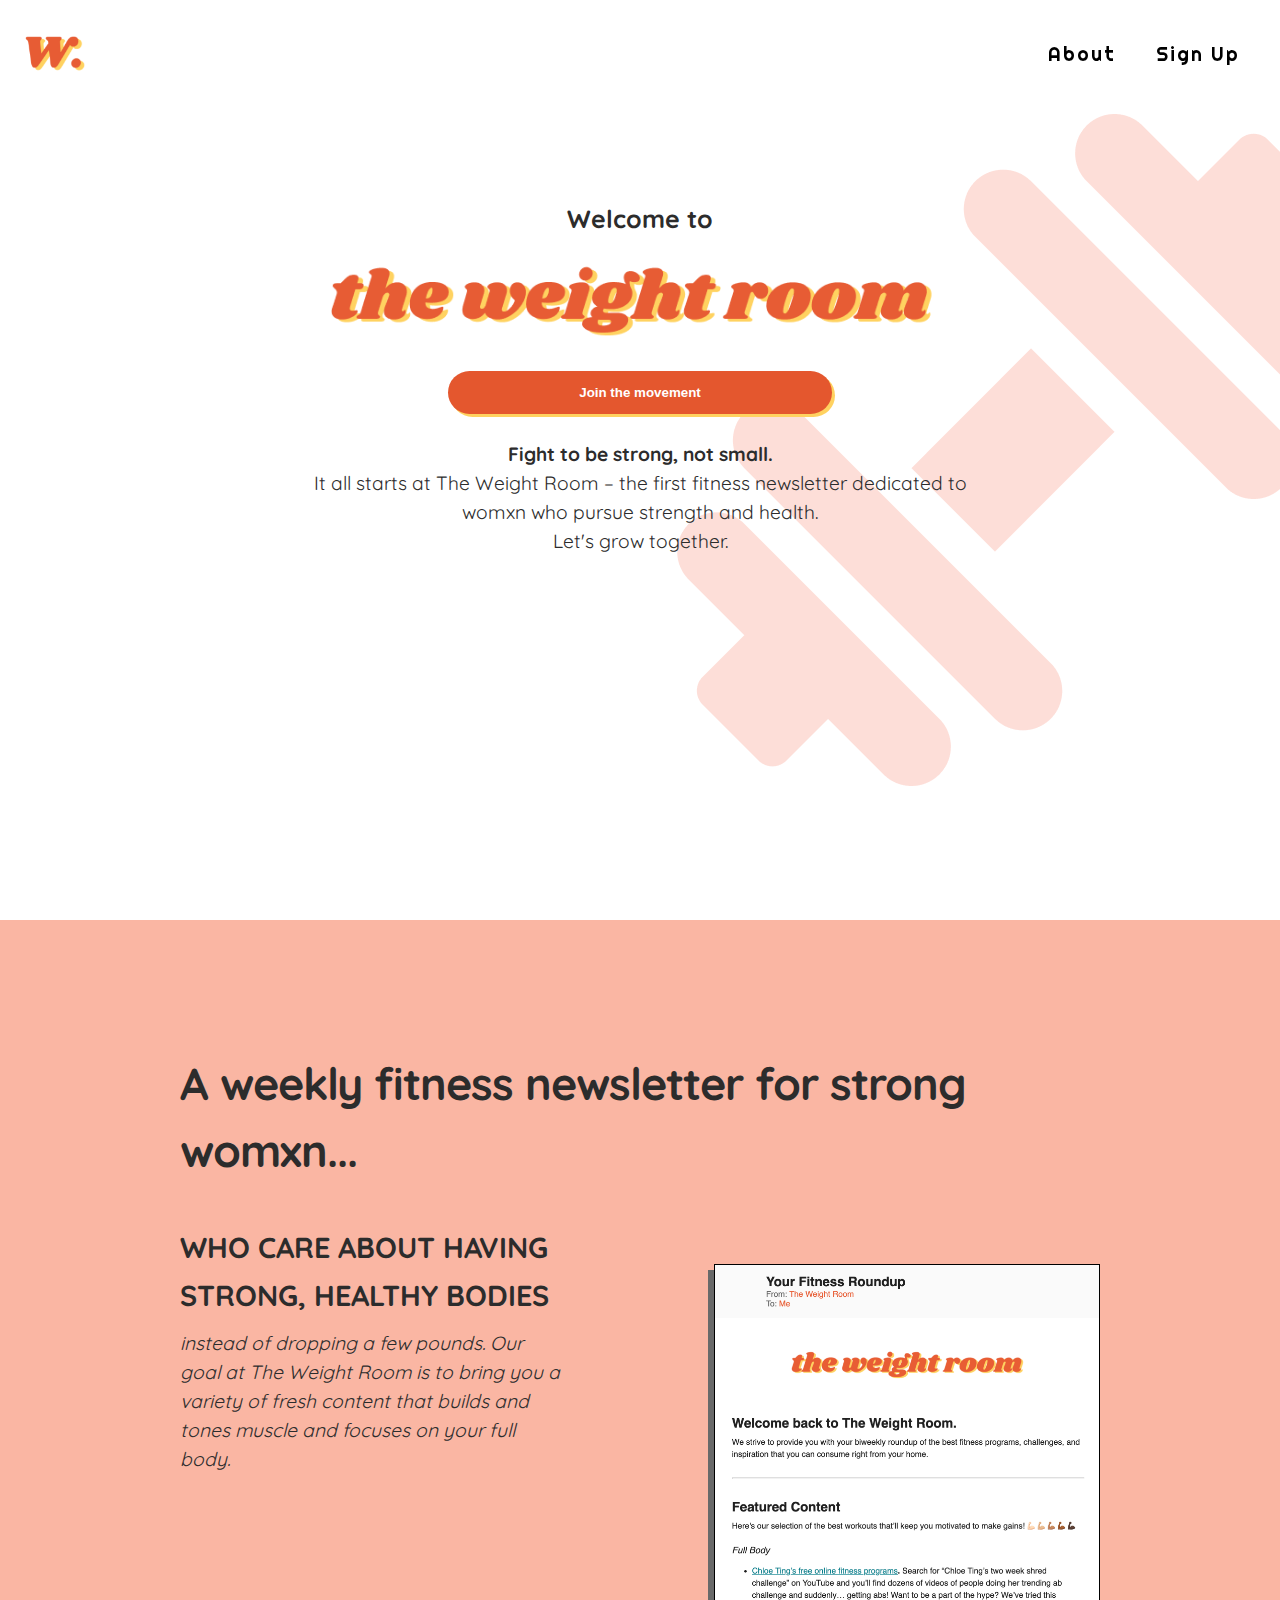
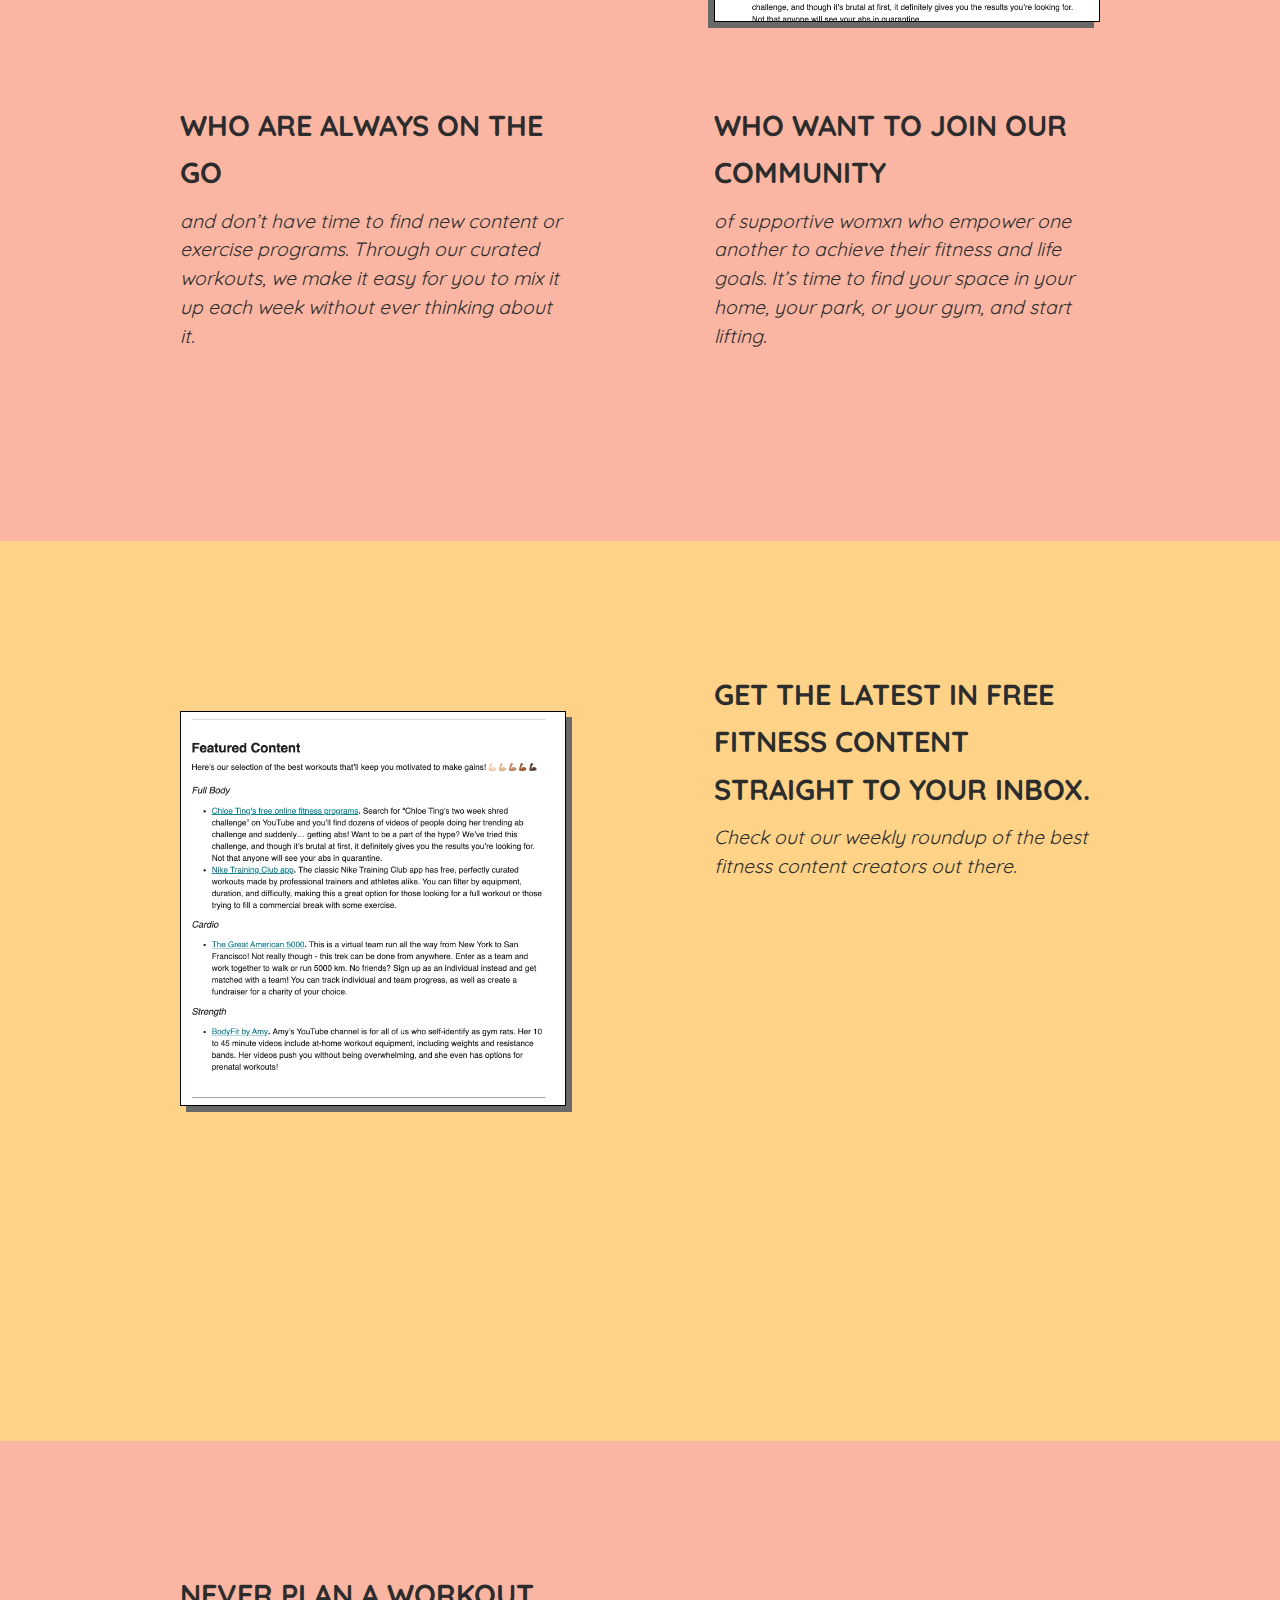
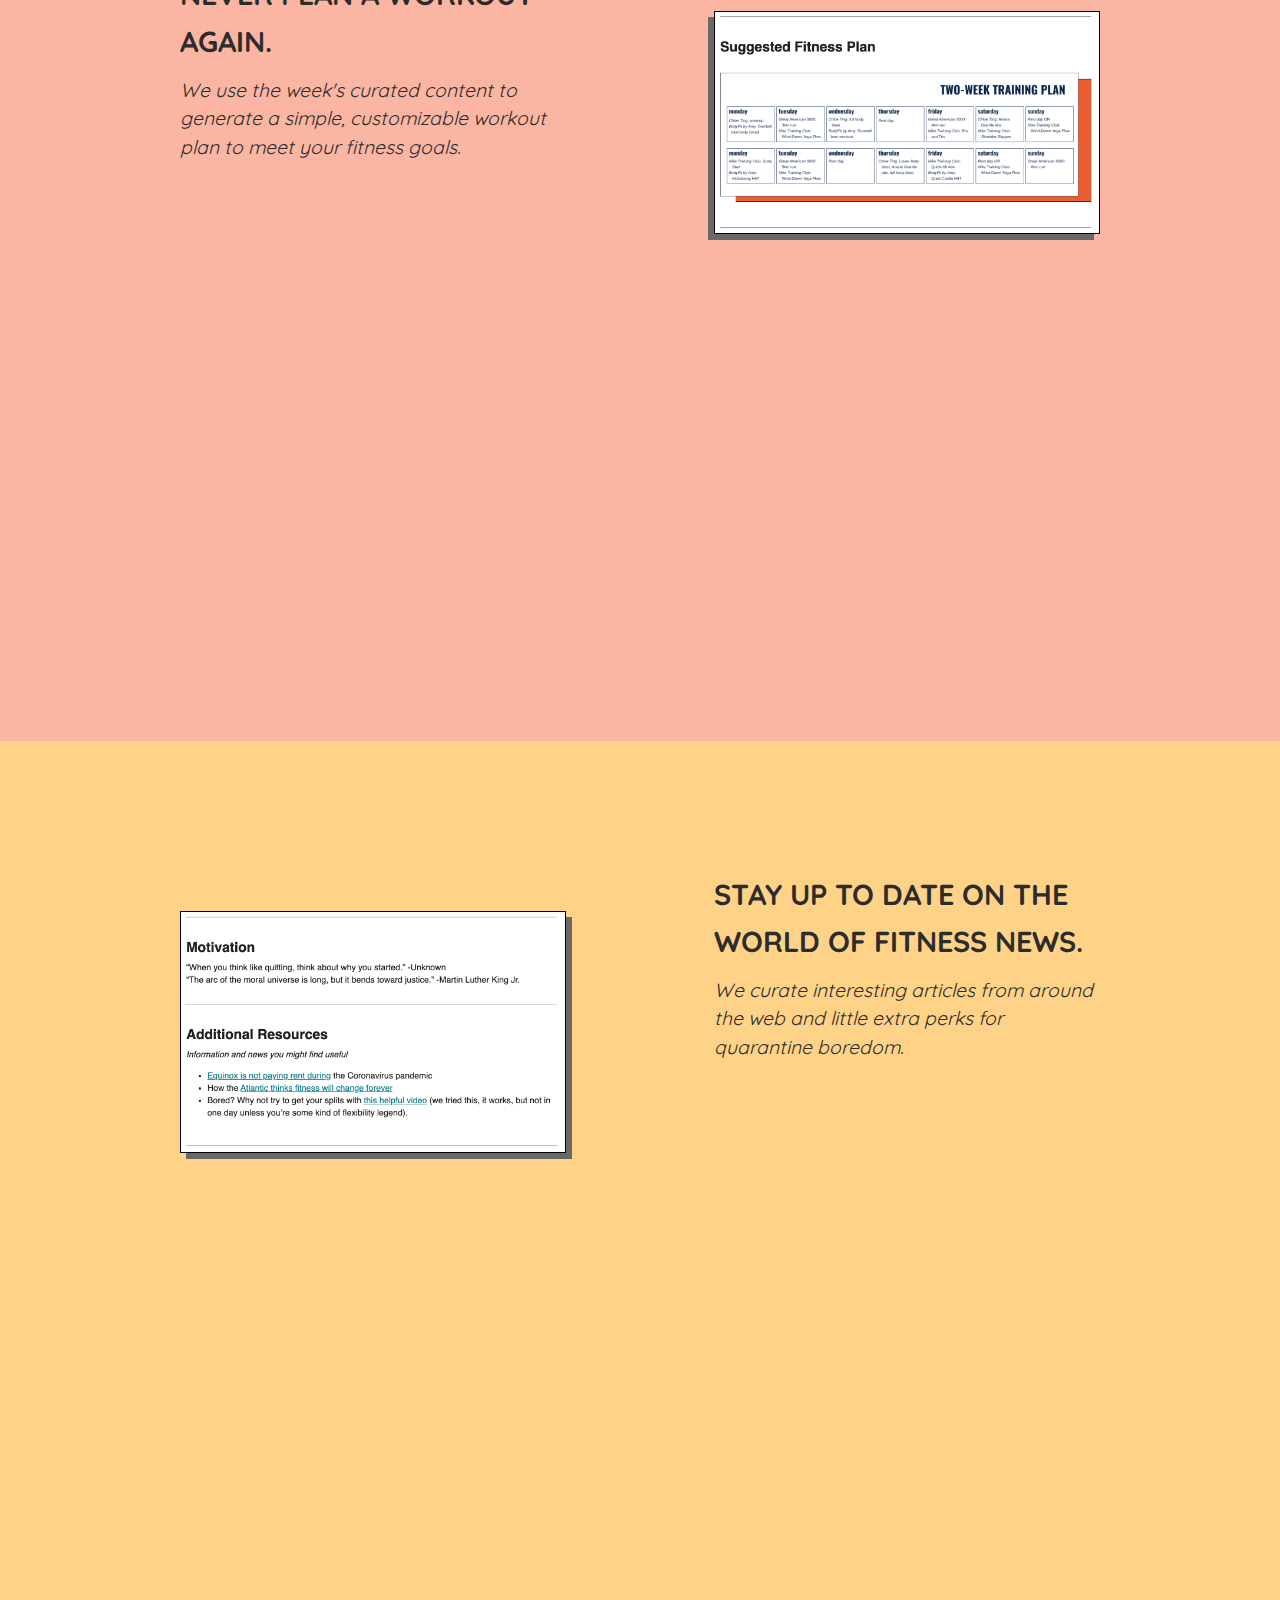
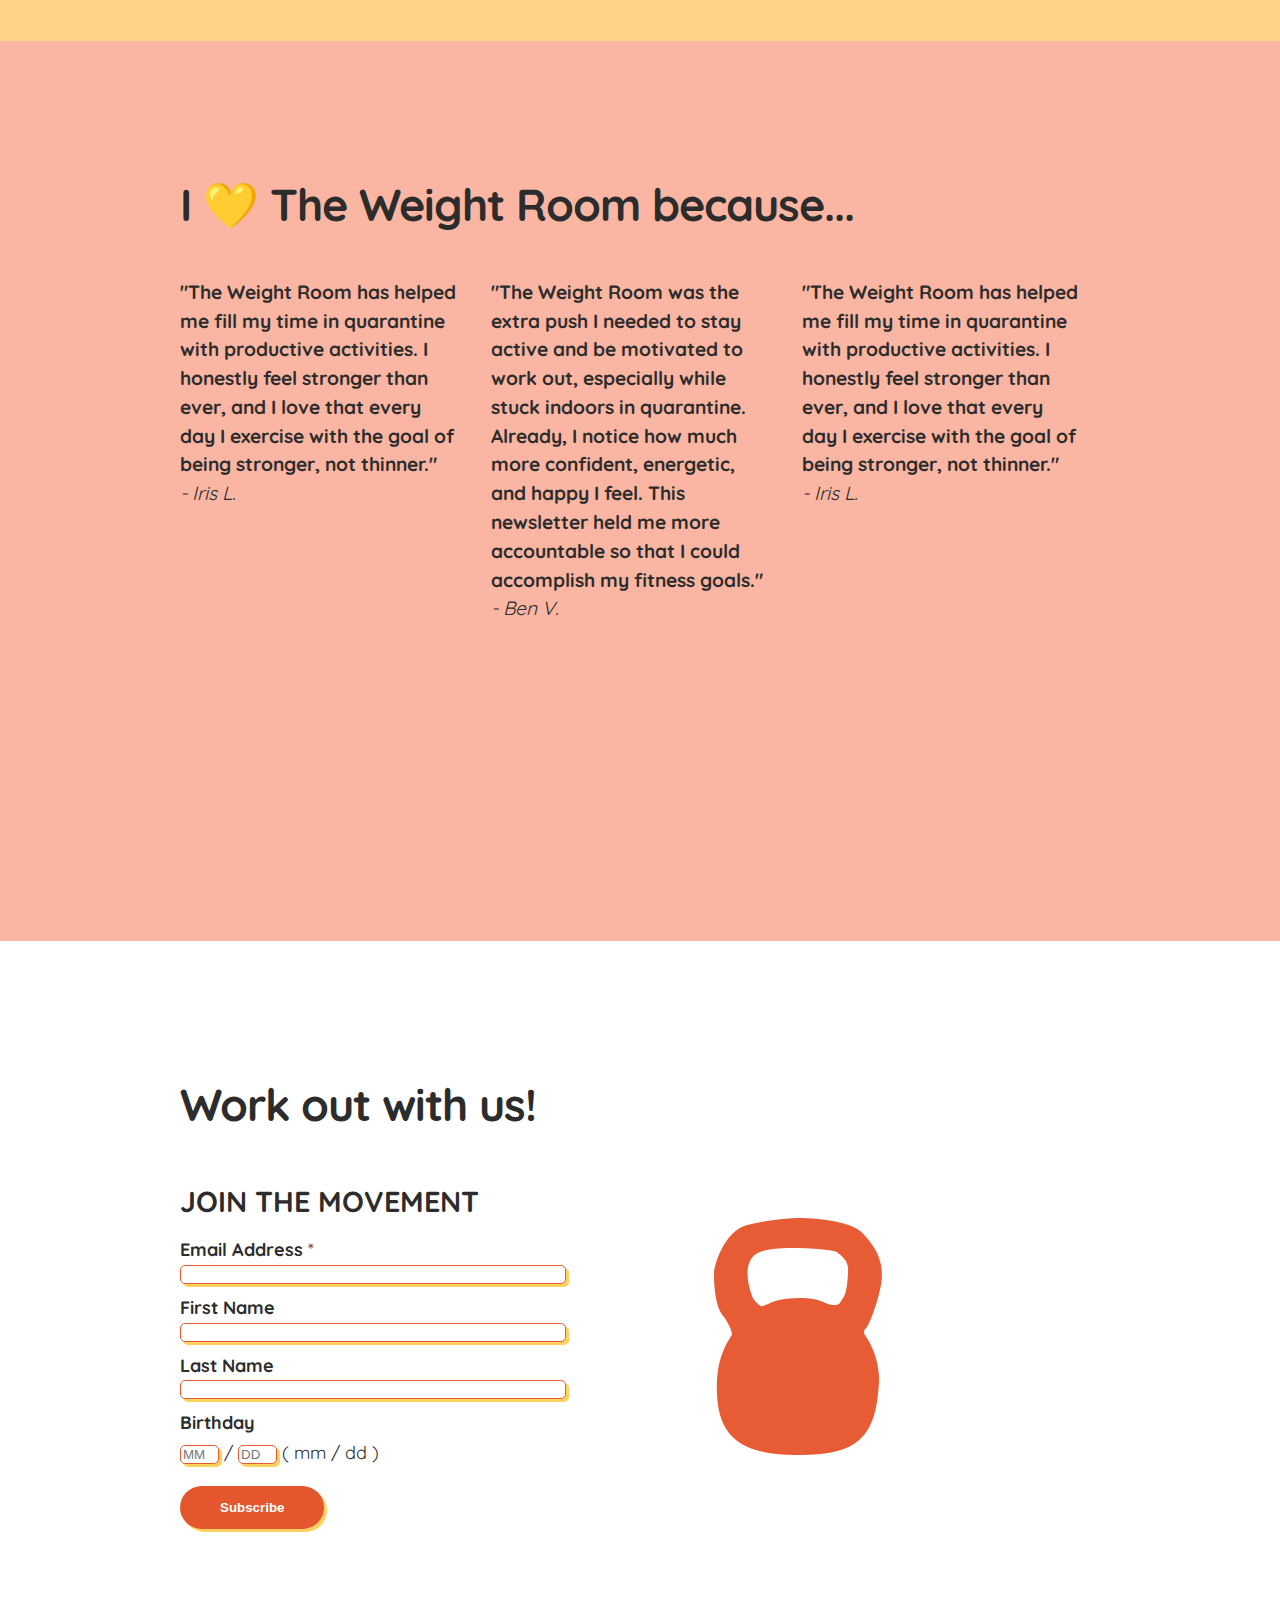
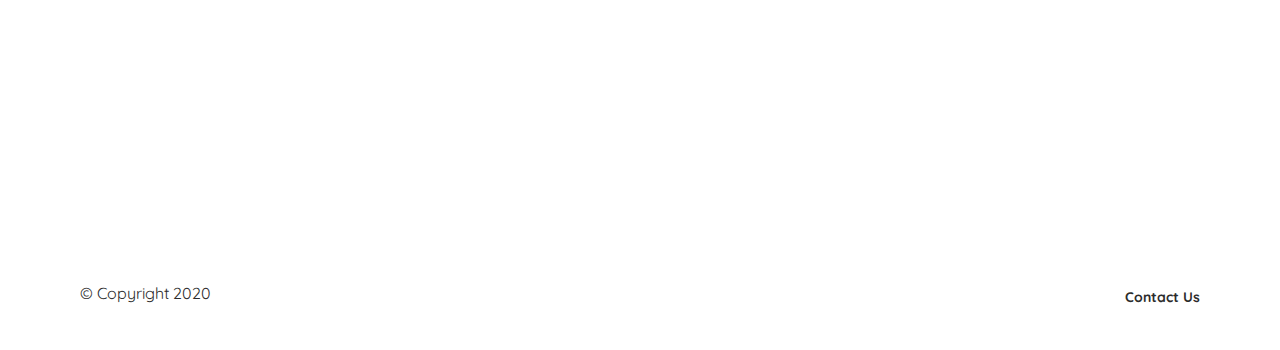
<file: index.html>
<!DOCTYPE html>
<html lang="en" class="no-js">
  <head>
    <meta http-equiv="Content-Type" content="text/html; charset=utf-8" />
    <meta charset="utf-8" />
    <meta name="viewport" content="width=device-width" />
    <meta http-equiv="x-ua-compatible" content="ie=edge" />
    <title>The Weight Room</title>
    <link rel="icon" type="image/png" href="img/Group 2.png" />
    <link rel="stylesheet" href="style.css" media="screen" />
    <link
      href="http://fonts.googleapis.com/css?family=Righteous&subset=latin,latin-ext"
      rel="stylesheet"
      type="text/css"
    />
    <link
      href="http://fonts.googleapis.com/css?family=Quicksand:300,400,700"
      rel="stylesheet"
      type="text/css"
    />

    <script src="scripts/modernizr.js"></script>
  </head>

  <body>
    <div class="site-container">
      <header class="site-header cf">
        <div id="landing" class="site-title">
          <a href="#landing">
            <img id="logo" src="img/Group 2.png" width="80px"
          /></a>

          <ul>
            <li><a href="#about">About</a></li>
            <li><a href="#signup">Sign Up</a></li>
          </ul>
        </div>

        <div id="intro-section">
        <div class="cf"></div>
        <div class="site-tagline">
          <p><b>Welcome to</b><br /><img src="img/Group 3.png" /></p>
          <a href="#signup"
            ><button id="big-join-button" class="signup-button shadow">
              Join the movement
            </button></a
          >
          <p id="intro-text">
            <b>Fight to be strong, not small.</b>
            <br>
            It all starts at The Weight Room – the first fitness newsletter dedicated to womxn who pursue strength and health.
            <br>
            Let's grow together.
          </p>
        </div>
      </div>

<!-- About section -->
      <div id="content">
        <section class="site-content" id="about">
          <div class="page-desc">
            <h1>A weekly fitness newsletter for strong womxn...</h1>
            <div class="row">
              <div class="large-2">
                <h4>
                  <strong>Who care about having strong, healthy bodies</strong>
                </h4>
                <p>
                  <i>instead of dropping a few pounds. Our goal at The Weight
                    Room is to bring you a variety of fresh content that builds
                    and tones muscle and focuses on your full body.</i>
                </p>
              </div>
              <div class="large-2">
                <img class="email-screenshot-right" src="img/emails/email-header.png" alt="" />
              </div>
            </div>
            <div class="row">
              <div class="large-2">
                <h4><strong>Who are always on the go</strong></h4>
                <p>
                  <i
                    >and don’t have time to find new content or exercise
                    programs. Through our curated workouts, we make it easy for
                    you to mix it up each week without ever thinking about
                    it.</i
                  >
                </p>
              </div>
              <div class="large-2">
                <h4><strong>Who want to join our community</strong></h4>
                <p>
                  <i
                    >of supportive womxn who empower one another to achieve
                    their fitness and life goals. It’s time to find your space
                    in your home, your park, or your gym, and start lifting.</i
                  >
                </p>
              </div>
            </div>
          </div>
        </section>

        <section class="site-content" id="fitness-content">
          <div class="page-desc">
            <div class="row">
              <div class="large-2">
                <img class="email-screenshot-left" src="img/emails/fitness-content.png" alt="" />
              </div>
              <div class="large-2">
                <h4>
                  <strong>Get the latest in FREE fitness content straight to your inbox.</strong>
                </h4>
                <p>
                  <i>Check out our weekly roundup of the best fitness content creators out there.</i>
                </p>
              </div>
            </div>
          </div>
        </section>

        <section class="site-content" id="workout-plans-content">
          <div class="page-desc">
            <div class="row">
              <div class="large-2">
                <h4>
                  <strong>Never plan a workout again.</strong>
                </h4>
                <p>
                  <i>We use the week's curated content to generate a simple, customizable workout plan to meet your fitness goals.</i>
                </p>
              </div>
              <div class="large-2">
                <img class="email-screenshot-right" src="img/emails/workout-plan.png" alt="" />
              </div>
            </div>
          </div>
        </section>

        <section class="site-content" id="misc-content">
          <div class="page-desc">
            <div class="row">
              <div class="large-2">
                <img class="email-screenshot-left" src="img/emails/extra-info.png" alt="" />
              </div>
              <div class="large-2">
                <h4>
                  <strong>Stay up to date on the world of fitness news.</strong>
                </h4>
                <p>
                  <i>We curate interesting articles from around the web and little extra perks for quarantine boredom.</i>
                </p>
              </div>
            </div>
          </div>
        </section>
        <section class="site-content" id="testimonials">
          <div class="page-desc">
            <h1>I &#x1F49B; The Weight Room because...</h1>
            <div class="row">
              <div class="large-3">
                <p>
                  <strong>"The Weight Room has helped me fill my time in quarantine with productive activities. I honestly feel stronger than ever, and I love that every day I exercise with the goal of being stronger, not thinner."</strong><br>
                  <i>- Iris L.</i>
                </p>
              </div>
              <div class="large-3">
                <p>
                  <strong>"The Weight Room was the extra push I needed to stay active and be motivated to work out, especially while stuck indoors in quarantine. Already, I notice how much more confident, energetic, and happy I feel. This newsletter held me more accountable so that I could accomplish my fitness goals."</strong><br>
                  <i>- Ben V.</i>
                </p>
              </div>
              <div class="large-3">
                <p>
                  <strong>"The Weight Room has helped me fill my time in quarantine with productive activities. I honestly feel stronger than ever, and I love that every day I exercise with the goal of being stronger, not thinner."</strong><br>
                  <i>- Iris L.</i>
                </p>
              </div>
            </div>
          </div>
        </section>

<!--                    <div class="projects-feed cf">

                <article class="project cf">
                    <a href="portfolio-item.html" title="Craft Tamale">
                        <div class="thumb">
                            <div data-picture data-alt="">
                                <div data-src="img/testimonials/IMG_0771.JPG"></div>
                                <noscript>
                                    <img src="img/testimonials/IMG_0771.JPG" alt="" />
                                </noscript>
                            </div>
                        </div>

                        <div class="project-content-container">
                            <div class="project-content">
                                <div class="table">
                                    <div class="table-cell">
                                        <h2 class="thumbnail-title">Craft Tamale</h2>

                                        <p class="thumbnail-description">- Ben V.</p>
                                    </div>
                                </div>
                            </div>
                        </div>

                        <div class="overlay"></div>
                    </a>
                </article>
                <article class="project cf">
                    <a href="portfolio-item.html" title="IKEA Singapore">
                        <div class="thumb">
                            <div data-picture data-alt="">
                                <div data-src="img/testimonials/IMG_0772.JPG"></div>
                                <noscript>
                                    <img src="img/testimonials/IMG_0772.JPG" alt="" />
                                </noscript>
                            </div>
                        </div>

                        <div class="project-content-container">
                            <div class="project-content">
                                <div class="table">
                                    <div class="table-cell">
                                        <h2 class="thumbnail-title">"I'm huge"</h2>

                                        <p class="thumbnail-description">- Lena R.</p>
                                    </div>
                                </div>
                            </div>
                        </div>

                        <div class="overlay"></div>
                    </a>
                </article>
                <article class="project cf">
                    <a href="portfolio-item.html" title="Comuna">
                        <div class="thumb">
                            <div data-picture data-alt="">
                                <div data-src="img/testimonials/IMG_0773.JPG"></div>
                                <noscript>
                                    <img src="img/testimonials/IMG_0773.JPG" alt="" />
                                </noscript>
                            </div>
                        </div>

                        <div class="project-content-container">
                            <div class="project-content">
                                <div class="table">
                                    <div class="table-cell">
                                        <h2 class="thumbnail-title">Comuna</h2>

                                        <p class="thumbnail-description">- Diane L.</p>
                                    </div>
                                </div>
                            </div>
                        </div>

                        <div class="overlay"></div>
                    </a>
                </article>
            </div> -->

<!-- Sign up section -->
        <section class="site-content" id="signup">
          <div class="page-desc">
            <h1>Work out with us!</h1>
            <div class="row" id="form-row">
              <div class="large-2">
                <!-- Begin Mailchimp Signup Form -->
                <div id="mc_embed_signup">
                  <form
                    action="https://gmail.us4.list-manage.com/subscribe/post?u=80221abcc3637651f9da64e22&amp;id=05a15d54d0"
                    method="post"
                    id="mc-embedded-subscribe-form"
                    name="mc-embedded-subscribe-form"
                    class="validate"
                    target="_blank"
                    novalidate
                  >
                    <div id="mc_embed_signup_scroll">
                      <h4><strong>Join the Movement</strong></h4>
                      <div class="mc-field-group">
                        <label for="mce-EMAIL"
                          ><strong>Email Address</strong>
                          <span class="asterisk">*</span>
                        </label>
                        <input
                          type="email"
                          value=""
                          name="EMAIL"
                          class="required email shadow"
                          id="mce-EMAIL"
                        />
                      </div>
                      <div class="mc-field-group">
                        <label for="mce-FNAME"
                          ><strong>First Name</strong>
                        </label>
                        <input
                          type="text"
                          value=""
                          name="FNAME"
                          class="shadow"
                          id="mce-FNAME"
                        />
                      </div>
                      <div class="mc-field-group">
                        <label for="mce-LNAME"
                          ><strong>Last Name</strong>
                        </label>
                        <input
                          type="text"
                          value=""
                          name="LNAME"
                          class="shadow"
                          id="mce-LNAME"
                        />
                      </div>
                      <div class="mc-field-group size1of2" id="birthday-input">
                        <label for="mce-BIRTHDAY-month"
                          ><strong>Birthday</strong>
                        </label>
                        <div class="datefield">
                          <span class="subfield monthfield"
                            ><input
                              class="birthday shadow"
                              type="text"
                              pattern="[0-9]*"
                              value=""
                              placeholder="MM"
                              size="2"
                              maxlength="2"
                              name="BIRTHDAY[month]"
                              id="mce-BIRTHDAY-month"
                          /></span>
                          /
                          <span class="subfield dayfield"
                            ><input
                              class="birthday shadow"
                              type="text"
                              pattern="[0-9]*"
                              value=""
                              placeholder="DD"
                              size="2"
                              maxlength="2"
                              name="BIRTHDAY[day]"
                              id="mce-BIRTHDAY-day"
                          /></span>
                          <span class="small-meta nowrap">( mm / dd )</span>
                        </div>
                      </div>
                      <div id="mce-responses" class="clear">
                        <div
                          class="response"
                          id="mce-error-response"
                          style="display: none;"
                        ></div>
                        <div
                          class="response"
                          id="mce-success-response"
                          style="display: none;"
                        ></div>
                      </div>
                      <div
                        style="position: absolute; left: -5000px;"
                        aria-hidden="true"
                      >
                        <input
                          type="text"
                          name="b_80221abcc3637651f9da64e22_05a15d54d0"
                          tabindex="-1"
                          value=""
                        />
                      </div>
                      <div class="clear">
                        <input
                          type="submit"
                          value="Subscribe"
                          name="subscribe"
                          id="mc-embedded-subscribe"
                          class="button signup-button shadow"
                        />
                      </div>
                    </div>
                  </form>
                </div>

              </div>
              <div class="large-2">
                <img src="img/Subtract.png" alt="" />
              </div>
            </div>
          </div>
        </section>
      </div>
      <footer class="site-footer cf">
        <p class="footer-text">© Copyright 2020</p>
        <nav class="languages" role="navigation">
          <ul>
            <li class="active">
              <a href="mailto: hello.theweightroom@gmail.com">Contact Us</a>
            </li>
          </ul>
        </nav>
      </footer>
    </div>
    <script src="https://ajax.googleapis.com/ajax/libs/jquery/3.5.1/jquery.min.js"></script>
    <script src="scripts/jquery.fitvids.js"></script>
    <script src="scripts/jquery.imagesloaded.min.js"></script>
    <script src="scripts/main.js"></script>
  </body>
</html>
</file>
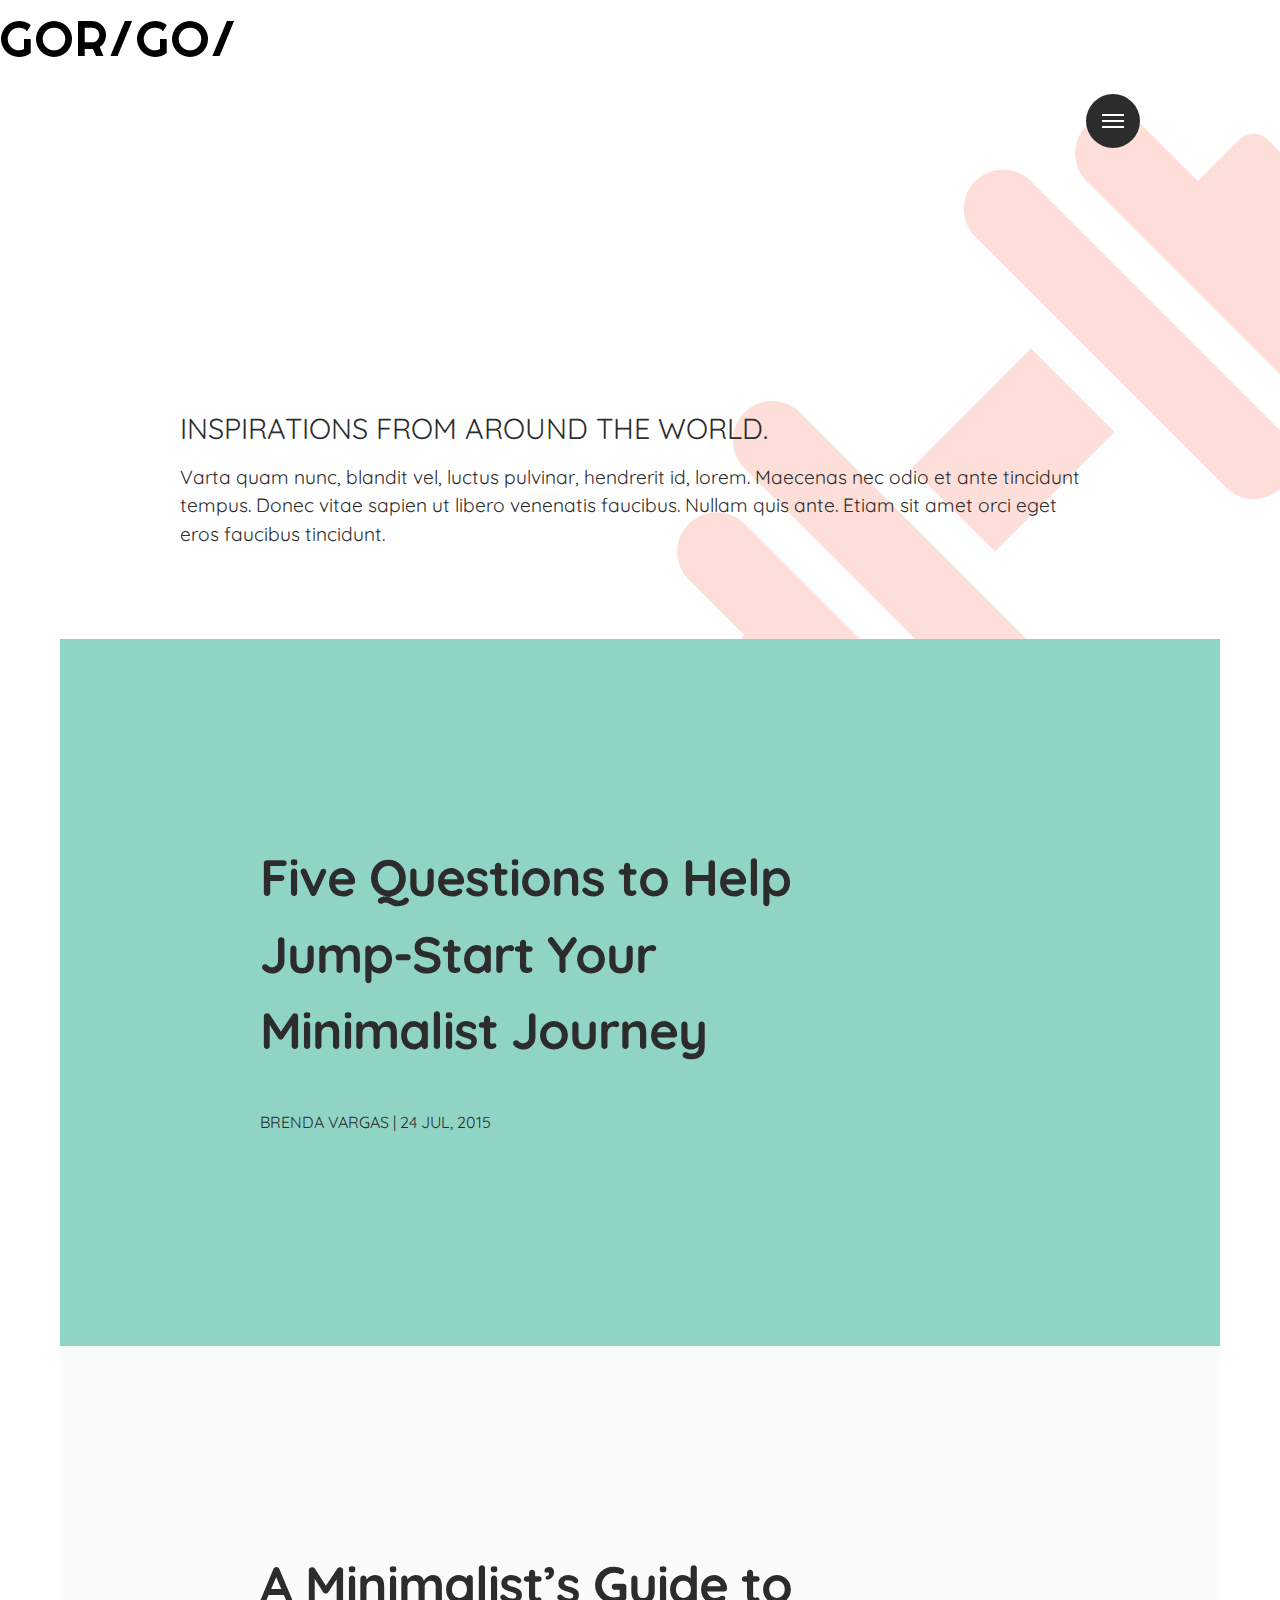
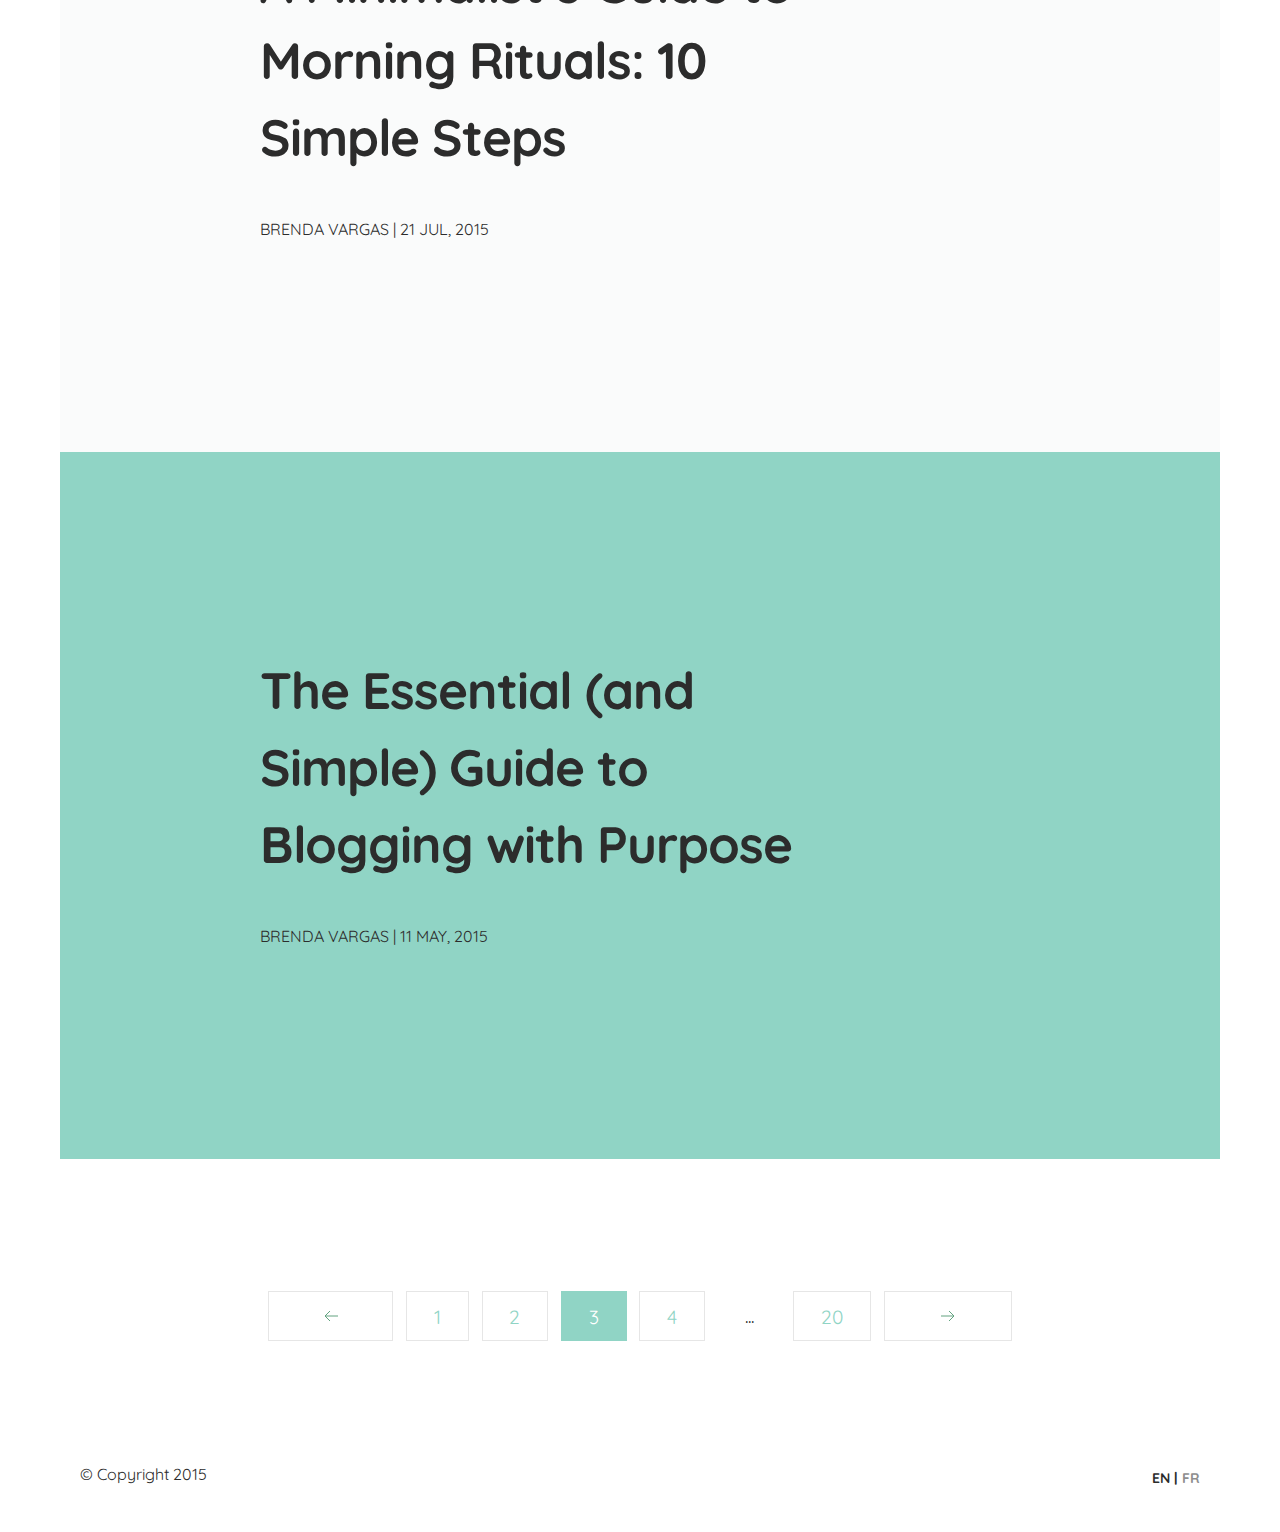
<file: news.html>
<!DOCTYPE html>
<html lang="en" class="no-js">
<head>
<meta http-equiv="Content-Type" content="text/html; charset=utf-8" >
    <meta charset="utf-8" />
    <meta name="viewport" content="width=device-width" />
    <meta http-equiv="x-ua-compatible" content="ie=edge">
    <title>GOR/GO/</title>
 
    <link rel="stylesheet" href="style.css" media="screen" />
   

    <link href='http://fonts.googleapis.com/css?family=Righteous&subset=latin,latin-ext' rel='stylesheet' type='text/css'>
    <link href='http://fonts.googleapis.com/css?family=Quicksand:300,400,700' rel='stylesheet' type='text/css'>

     <script src="scripts/modernizr.js"></script>

</head>

<body>
    
    <a href="#cd-nav" class="cd-nav-trigger">Menu 
        <span class="cd-nav-icon"></span>

        <svg x="0px" y="0px" width="54px" height="54px" viewBox="0 0 54 54">
            <circle fill="transparent" stroke="#90D4C5" stroke-width="2" cx="27" cy="27" r="25" stroke-dasharray="157 157" stroke-dashoffset="157"></circle>
        </svg>
    </a>
        
    <div id="cd-nav" class="cd-nav">
        <div class="cd-navigation-wrapper">
            <div class="cd-half-block">


                <nav>
                    <ul class="cd-primary-nav">
                        <li><a href="index.html" class="selected">Showcase</a></li>
                        <li><a href="news.html">News</a></li>
                        <li><a href="profile.html">Profile</a></li>
                        <li><a href="#">Docs</a></li>
                        <li><a href="#">Contact</a></li>
                    </ul>
                </nav>
            </div><!-- .cd-half-block -->
            
            <div class="cd-half-block">
                <address>
                    <ul class="cd-contact-info">
                        <li><a href="mailto:info@myemail.co">info@myemail.co</a></li>
                        <li>0244-12345678</li>
                    </ul>
                    <ul class="cd-contact-socials">
                        <li><a href="#0">Instagram</a></li>   
                        <li><a href="#0">Behance</a></li>   
                        <li><a href="#0">Dribbble</a></li>    
                    </ul>
                </address>
            </div> <!-- .cd-half-block -->
        </div> <!-- .cd-navigation-wrapper -->
    </div> <!-- .cd-nav -->

    <div class="site-container">

        <header class="site-header cf">
            <div class="site-title"><a href="index.html">GOR/GO/</a></div>

            <div class="cf"></div>

        </header><!-- / .site-header -->

        <section class="site-content">

            <div class="page-desc">
                <h4>Inspirations from around the world.</h4>
                <p>Varta quam nunc, blandit vel, luctus pulvinar, hendrerit id, lorem. Maecenas nec odio et ante tincidunt tempus. Donec vitae sapien ut libero venenatis faucibus. Nullam quis ante. Etiam sit amet orci eget eros faucibus tincidunt.</p>
            </div>
            
            <article class="news">


                <div class="blog_item full grey_bg ">
                    <a class="full_link" href="news-item.html"></a>
                    <div class="abs_bg" style="background-image: url('img/news-3.jpg')"></div>
                    <div class="blog_item_inner">
                        <h1>Five Questions to Help Jump-Start Your Minimalist Journey</h1>
                        <h5 class="date">Brenda Vargas | 24 Jul, 2015</h5>
                    </div>
                </div>
                <div class="blog_item full">
                    <a class="full_link" href="news-item.html"></a>
                    <div class="abs_bg" style="background-image: url('img/news-2.jpg')"></div>
                    <div class="blog_item_inner">
                        <h1>A Minimalist’s Guide to Morning Rituals: 10 Simple Steps</h1>
                        <h5 class="date">Brenda Vargas | 21 Jul, 2015</h5>
                    </div>
                </div>
                <div class="blog_item full grey_bg">
                    <a class="full_link" href="news-item.html"></a>
                    <div class="abs_bg" style="background-image: url('img/news-1.jpg')"></div>
                    <div class="blog_item_inner">
                        <h1>The Essential (and Simple) Guide to Blogging with Purpose</h1>
                        <h5 class="date">Brenda Vargas | 11 May, 2015</h5>
                    </div>
                </div>
       
            </article>
   
        <!--END .site-content-->
        </section>
 
        <nav role="navigation">
            <ul class="cd-pagination animated-buttons custom-icons">
                <li class="button"><a href="#0"><i>Prev</i></a></li>
                <li><a href="#0">1</a></li>
                <li><a href="#0">2</a></li>
                <li><a class="current" href="#0">3</a></li>
                <li><a href="#0">4</a></li>
                <li><span>...</span></li>
                <li><a href="#0">20</a></li>
                <li class="button"><a href="#0"><i>Next</i></a></li>
            </ul>
        </nav> <!-- cd-pagination-wrapper -->
 

         <footer class="site-footer cf">
            <p class="footer-text">© Copyright 2015 </p>
            <nav class="languages" role="navigation">
              <ul>
             
                <li class="active"><a href="#">EN |</a></li>
                <li><a href="#">FR</a></li>
             
              </ul>
            </nav> 
        </footer>


    <!--END .site-container-->
    </div>

    <script src="https://ajax.googleapis.com/ajax/libs/jquery/3.5.1/jquery.min.js"></script>
    <script src="scripts/jquery.fitvids.js"></script>
    <script src="scripts/jquery.imagesloaded.min.js"></script>
    <script src="scripts/main.js"></script>  
 

</body>
</html>
</file>
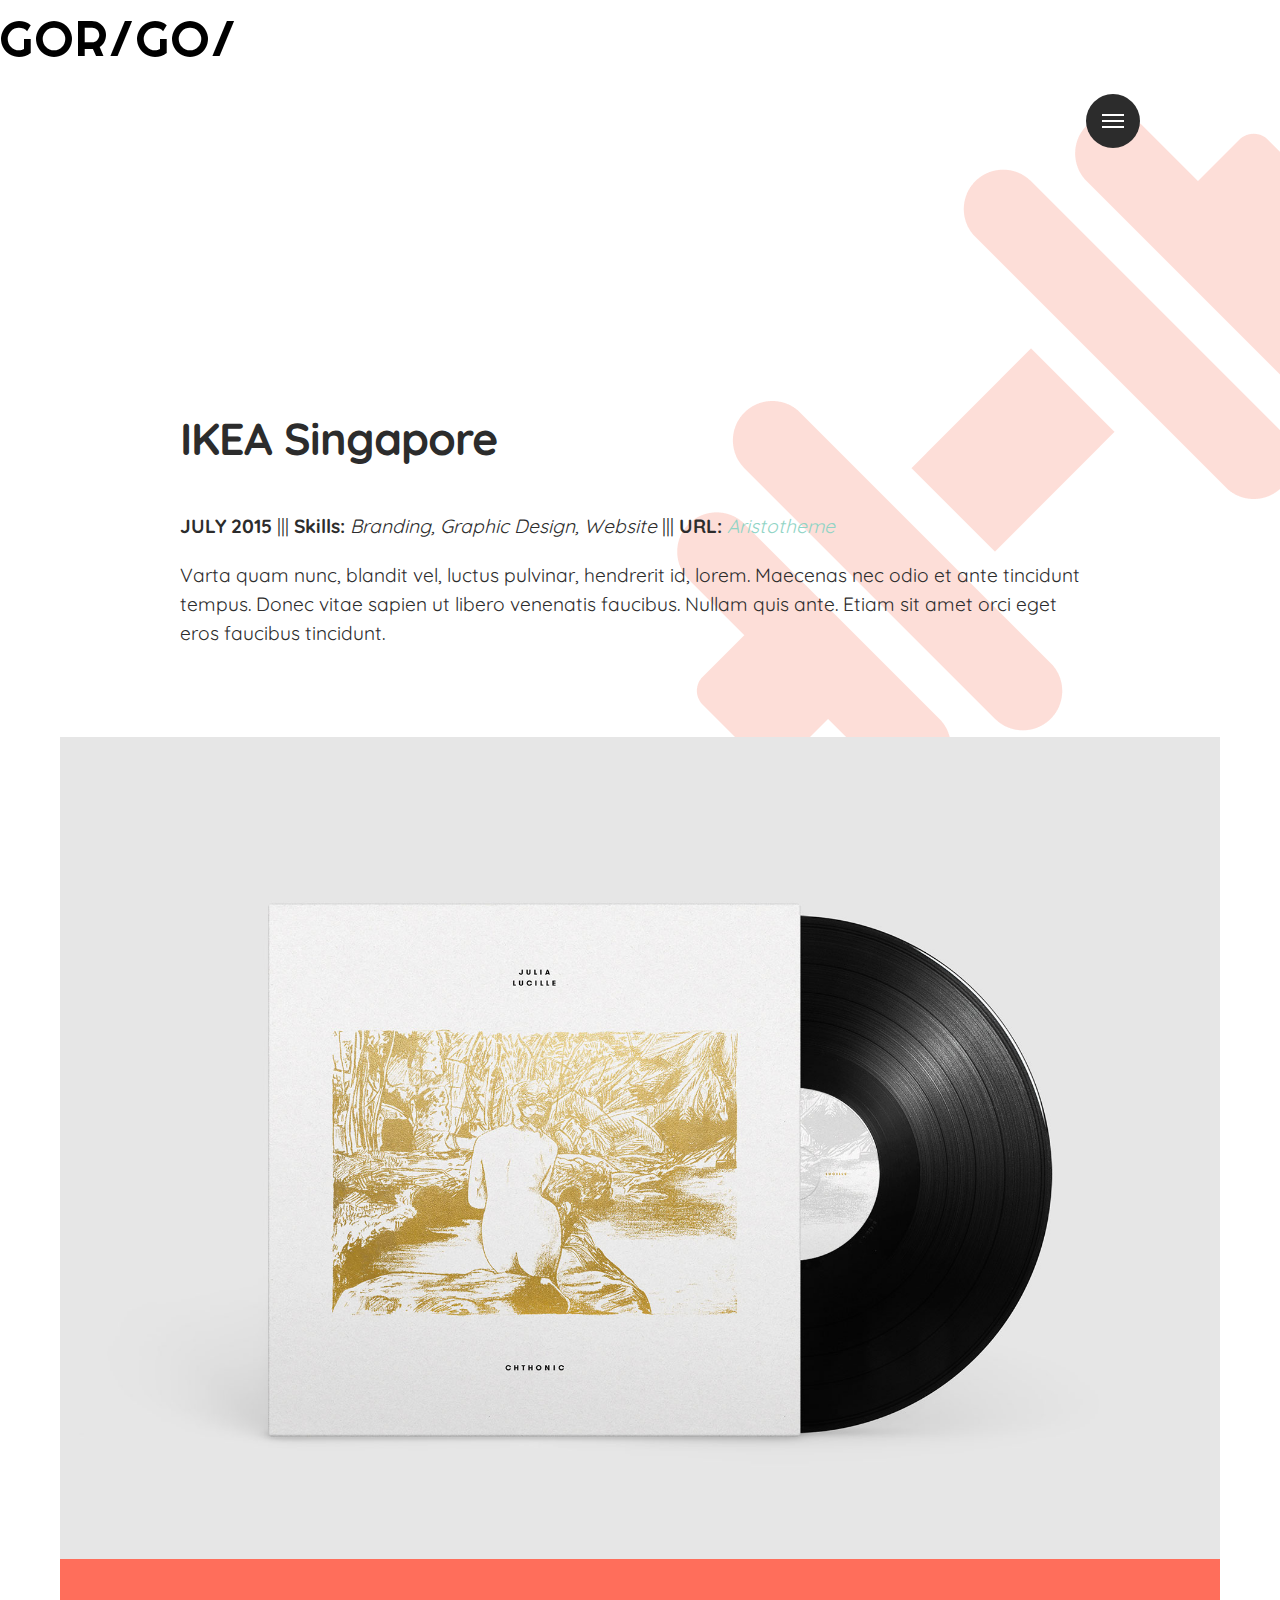
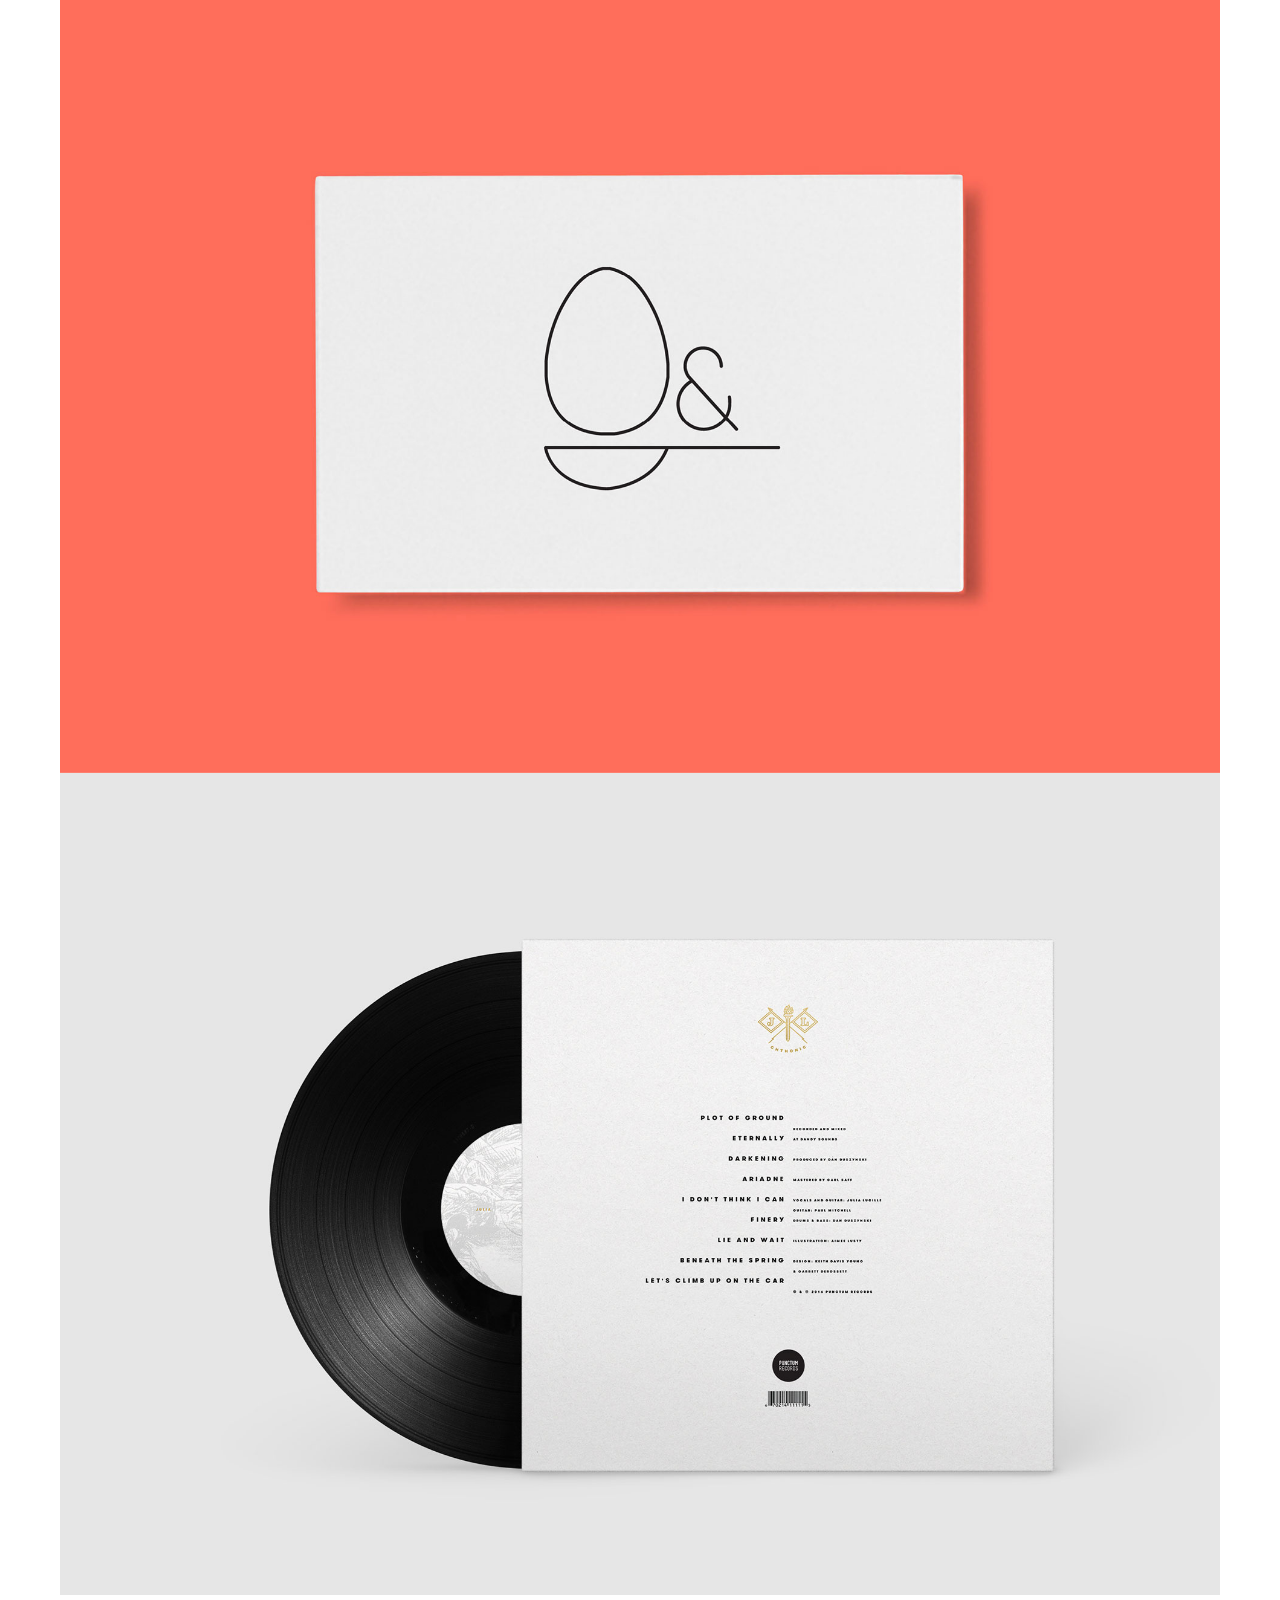
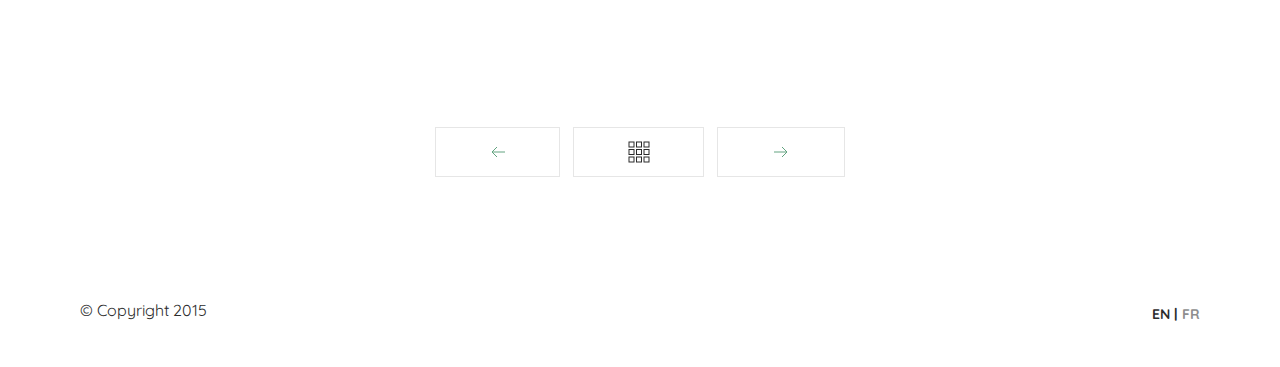
<file: portfolio-item.html>
<!DOCTYPE html>
<html lang="en" class="no-js">
<head>
<meta http-equiv="Content-Type" content="text/html; charset=utf-8" >
    <meta charset="utf-8" />
    <meta name="viewport" content="width=device-width" />
    <meta http-equiv="x-ua-compatible" content="ie=edge">
    <title>GOR/GO/</title>
 
    <link rel="stylesheet" href="style.css" media="screen" />
   

    <link href='http://fonts.googleapis.com/css?family=Righteous&subset=latin,latin-ext' rel='stylesheet' type='text/css'>
    <link href='http://fonts.googleapis.com/css?family=Quicksand:300,400,700' rel='stylesheet' type='text/css'>

     <script src="scripts/modernizr.js"></script>

</head>

<body>
    
    <a href="#cd-nav" class="cd-nav-trigger">Menu 
        <span class="cd-nav-icon"></span>

        <svg x="0px" y="0px" width="54px" height="54px" viewBox="0 0 54 54">
            <circle fill="transparent" stroke="#90D4C5" stroke-width="2" cx="27" cy="27" r="25" stroke-dasharray="157 157" stroke-dashoffset="157"></circle>
        </svg>
    </a>
        
    <div id="cd-nav" class="cd-nav">
        <div class="cd-navigation-wrapper">
            <div class="cd-half-block">


                <nav>
                    <ul class="cd-primary-nav">
                        <li><a href="index.html" class="selected">Showcase</a></li>
                        <li><a href="news.html">News</a></li>
                        <li><a href="profile.html">Profile</a></li>
                        <li><a href="#">Docs</a></li>
                        <li><a href="#">Contact</a></li>
                    </ul>
                </nav>
            </div><!-- .cd-half-block -->
            
            <div class="cd-half-block">
                <address>
                    <ul class="cd-contact-info">
                        <li><a href="mailto:info@myemail.co">info@myemail.co</a></li>
                        <li>0244-12345678</li>
                    </ul>
                    <ul class="cd-contact-socials">
                        <li><a href="#0">Instagram</a></li>   
                        <li><a href="#0">Behance</a></li>   
                        <li><a href="#0">Dribbble</a></li>    
                    </ul>
                </address>
            </div> <!-- .cd-half-block -->
        </div> <!-- .cd-navigation-wrapper -->
    </div> <!-- .cd-nav -->

    <div class="site-container">

        <header class="site-header cf">
            <div class="site-title"><a href="index.html">GOR/GO/</a></div>
            <div class="cf"></div>
        </header><!-- / .site-header -->

        <section class="site-content">

            <div class="page-desc">
                 <h1>IKEA Singapore</h1>
                <p><strong> JULY 2015</strong> ||| <strong>Skills:</strong> <i>Branding, Graphic Design, Website</i> ||| <strong>URL:</strong> <a href="#0"><i>Aristotheme</i></a></p>
                <p>Varta quam nunc, blandit vel, luctus pulvinar, hendrerit id, lorem. Maecenas nec odio et ante tincidunt tempus. Donec vitae sapien ut libero venenatis faucibus. Nullam quis ante. Etiam sit amet orci eget eros faucibus tincidunt. </p>
            </div>
            
            <article class="project">

                <div class="project-assets">
                    <div class="image">
                        <div data-picture>
                            <div data-src="img/item-1.jpg"></div>
                            <div data-src="img/item-1.jpg" data-media="(-webkit-min-device-pixel-ratio: 2),(min--moz-device-pixel-ratio: 2),(-o-min-device-pixel-ratio: 2/1),(min-device-pixel-ratio: 2),(min-resolution: 192dpi),(min-resolution: 2dppx)"></div>
                            <!--[if (lt IE 9) & (!IEMobile)]>
                                <div data-src="img/item-1.jpg"></div>
                            <![endif]-->
                            <noscript>
                                <img src="img/item-1.jpg" alt="" />
                            </noscript>
                        </div>
                    </div>
                    <div class="image">
                        <div data-picture>
                            <div data-src="img/item-2.jpg"></div>
                            <div data-src="img/item-2.jpg" data-media="(-webkit-min-device-pixel-ratio: 2),(min--moz-device-pixel-ratio: 2),(-o-min-device-pixel-ratio: 2/1),(min-device-pixel-ratio: 2),(min-resolution: 192dpi),(min-resolution: 2dppx)"></div>
                            <!--[if (lt IE 9) & (!IEMobile)]>
                                <div data-src="img/item-2.jpg"></div>
                            <![endif]-->
                            <noscript>
                                <img src="img/item-2.jpg" alt="" />
                            </noscript>
                        </div>
                    </div>
                    <div class="image">
                        <div data-picture>
                            <div data-src="img/item-3.jpg"></div>
                            <div data-src="img/item-3.jpg" data-media="(-webkit-min-device-pixel-ratio: 2),(min--moz-device-pixel-ratio: 2),(-o-min-device-pixel-ratio: 2/1),(min-device-pixel-ratio: 2),(min-resolution: 192dpi),(min-resolution: 2dppx)"></div>
                            <!--[if (lt IE 9) & (!IEMobile)]>
                                <div data-src="img/item-3.jpg"></div>
                            <![endif]-->
                            <noscript>
                                <img src="img/item-3.jpg" alt="" />
                            </noscript>
                        </div>
                    </div>
                </div>         
            </article>
   
        <!--END .site-content-->
        </section>


 
        <nav role="navigation">
            <ul class="cd-pagination animated-buttons custom-icons">
                <li class="button"><a href="#0"><i>Prev</i></a></li>
                <li class="button-main"><a href="#0"><i>Portfolio</i></a></li>
                <li class="button"><a href="#0"><i>Next</i></a></li>

            </ul>
        </nav> <!-- cd-pagination-wrapper -->
 

         <footer class="site-footer cf">
            <p class="footer-text">© Copyright 2015 </p>
            <nav class="languages" role="navigation">
              <ul>
             
                <li class="active"><a href="#">EN |</a></li>
                <li><a href="#">FR</a></li>
             
              </ul>
            </nav> 
        </footer>


    <!--END .site-container-->
    </div>

    <script src="https://ajax.googleapis.com/ajax/libs/jquery/3.5.1/jquery.min.js"></script>
    <script src="scripts/jquery.fitvids.js"></script>
    <script src="scripts/jquery.imagesloaded.min.js"></script>
    <script src="scripts/main.js"></script>  
 

</body>
</html>
</file>
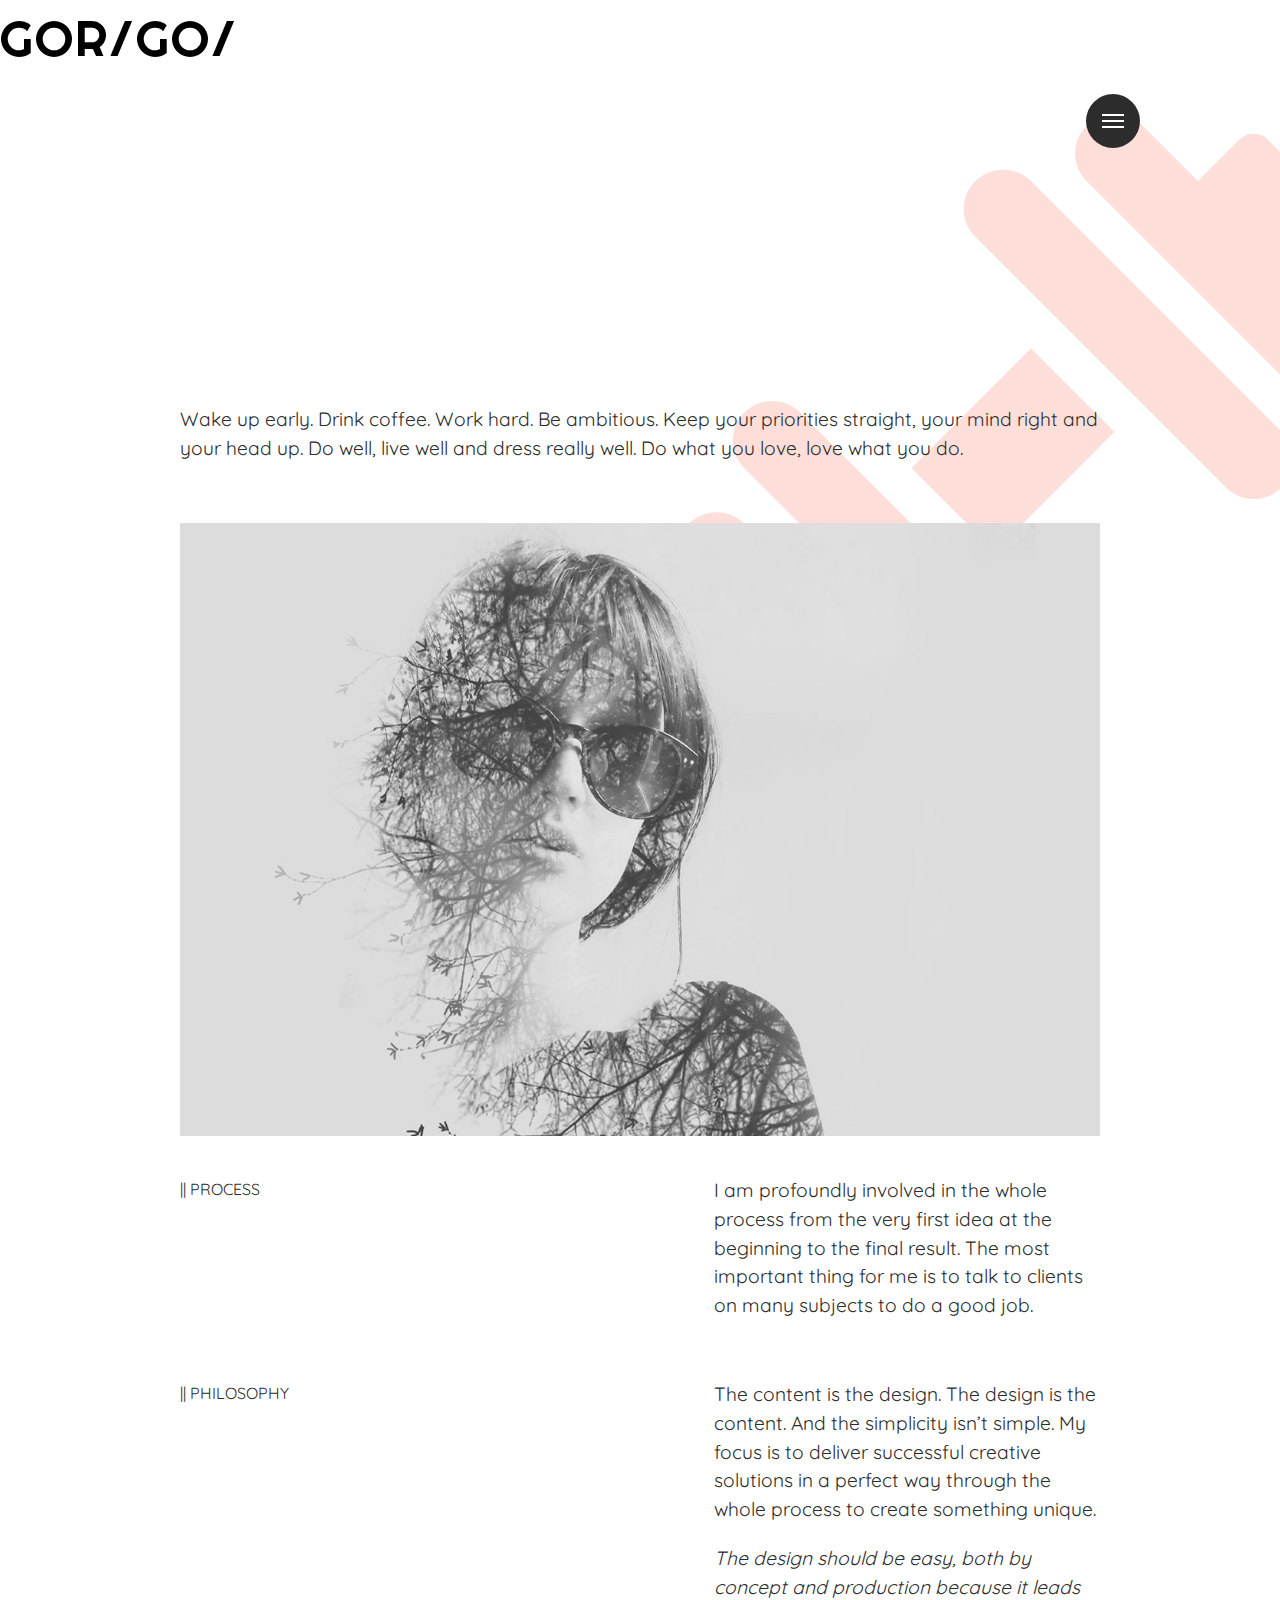
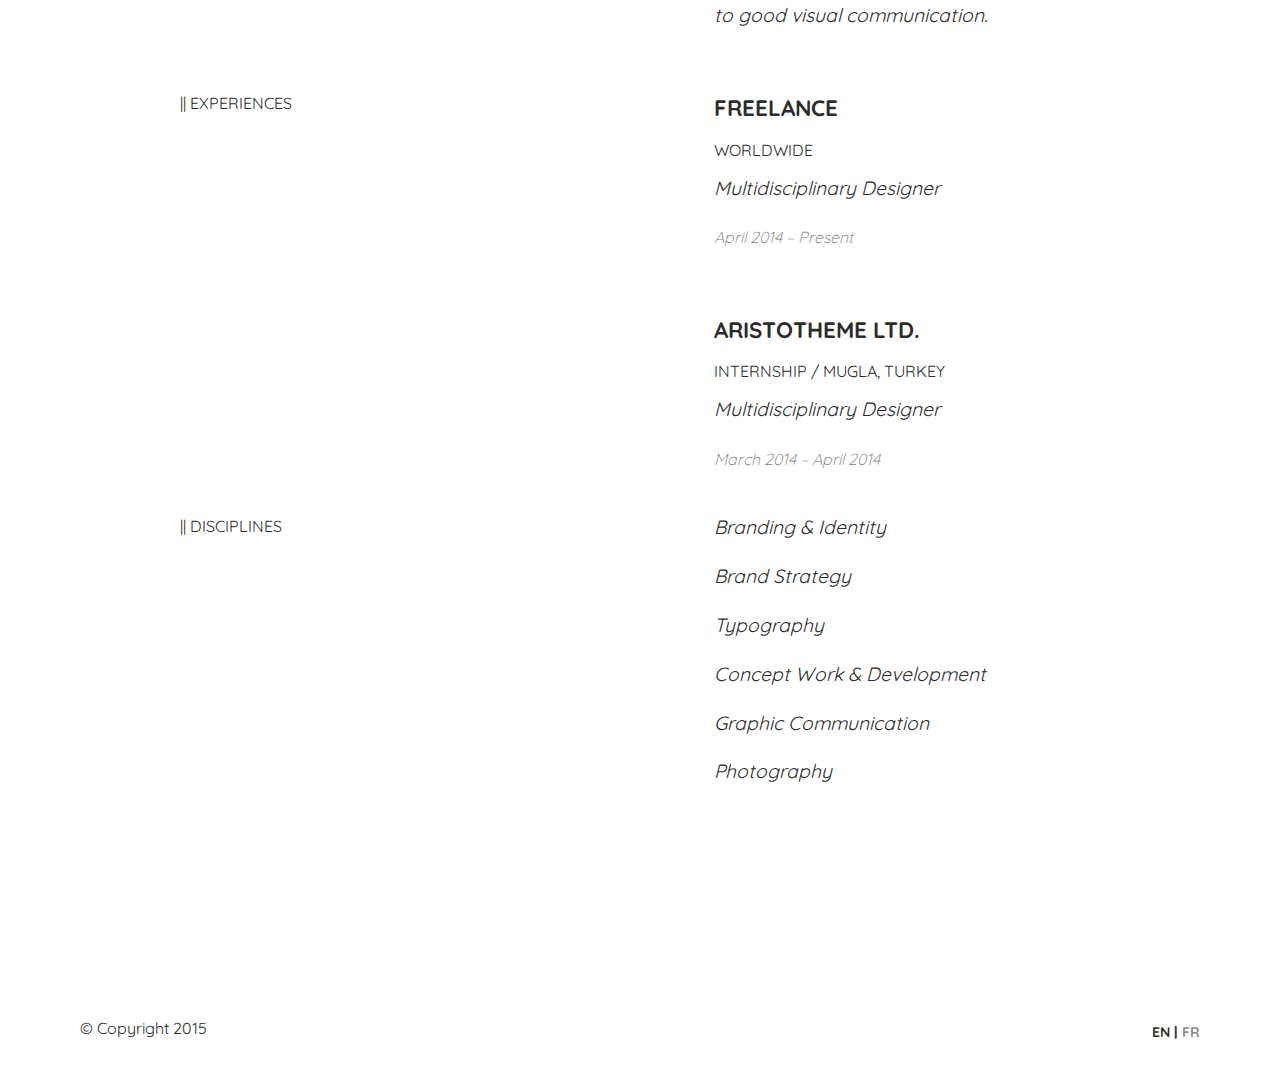
<file: profile.html>
<!DOCTYPE html>
<html lang="en" class="no-js">
<head>
<meta http-equiv="Content-Type" content="text/html; charset=utf-8" >
    <meta charset="utf-8" />
    <meta name="viewport" content="width=device-width" />
    <meta http-equiv="x-ua-compatible" content="ie=edge">
    <title>GOR/GO/</title>
 
    <link rel="stylesheet" href="style.css" media="screen" />
   

    <link href='http://fonts.googleapis.com/css?family=Righteous&subset=latin,latin-ext' rel='stylesheet' type='text/css'>
    <link href='http://fonts.googleapis.com/css?family=Quicksand:300,400,700' rel='stylesheet' type='text/css'>

     <script src="scripts/modernizr.js"></script>

</head>

<body>
    
    <a href="#cd-nav" class="cd-nav-trigger">Menu 
        <span class="cd-nav-icon"></span>

        <svg x="0px" y="0px" width="54px" height="54px" viewBox="0 0 54 54">
            <circle fill="transparent" stroke="#90D4C5" stroke-width="2" cx="27" cy="27" r="25" stroke-dasharray="157 157" stroke-dashoffset="157"></circle>
        </svg>
    </a>
        
    <div id="cd-nav" class="cd-nav">
        <div class="cd-navigation-wrapper">
            <div class="cd-half-block">


                <nav>
                    <ul class="cd-primary-nav">
                        <li><a href="index.html" class="selected">Showcase</a></li>
                        <li><a href="news.html">News</a></li>
                        <li><a href="profile.html">Profile</a></li>
                        <li><a href="#">Docs</a></li>
                        <li><a href="#">Contact</a></li>
                    </ul>
                </nav>
            </div><!-- .cd-half-block -->
            
            <div class="cd-half-block">
                <address>
                    <ul class="cd-contact-info">
                        <li><a href="mailto:info@myemail.co">info@myemail.co</a></li>
                        <li>0244-12345678</li>
                    </ul>
                    <ul class="cd-contact-socials">
                        <li><a href="#0">Instagram</a></li>   
                        <li><a href="#0">Behance</a></li>   
                        <li><a href="#0">Dribbble</a></li>    
                    </ul>
                </address>
            </div> <!-- .cd-half-block -->
        </div> <!-- .cd-navigation-wrapper -->
    </div> <!-- .cd-nav -->

    <div class="site-container">

        <header class="site-header cf">
            <div class="site-title"><a href="index.html">GOR/GO/</a></div>

            <div class="cf"></div>

        </header><!-- / .site-header -->

        <section class="site-content">

            <div class="page-desc">
                <p>Wake up early. Drink coffee. Work hard. Be ambitious. Keep your priorities straight, your mind right and your head up. Do well, live well and dress really well. Do what you love, love what you do.</p>
                
                <img src="img/profile.jpg" alt="" />
                
                <div class="row">
                    <div class="large-2">
                      <h6>|| PROCESS</h6>
                    </div>
                    <div class="large-2">
                      <p>I am profoundly involved in the whole process from the very first idea at the beginning to the final result. The most important thing for me is to talk to clients on many subjects to do a good job. </p>
                    </div>
                </div>
                <div class="row">
                    <div class="large-2">
                      <h6>|| PHILOSOPHY</h6>
                    </div>
                    <div class="large-2">
                      <p>The content is the design. The design is the content. And the simplicity isn’t simple. My focus is to deliver successful creative solutions in a perfect way through the whole process to create something unique.</p>
                      <p><i>The design should be easy, both by concept and production because it leads to good visual communication.</i> </p>
                    </div>
                </div>
                <div class="row">
                    <div class="large-2">
                      <h6>|| EXPERIENCES</h6>
                    </div>
                    <div class="large-2">
                      <h5><strong>Freelance</strong></h5>
                      <h6>Worldwide</h6>
                      <p><i>Multidisciplinary Designer</i></p>
                      <small><i>April 2014 – Present</i></small>

                      <br/>  <br/>  <br/>

                      <h5><strong>Aristotheme Ltd.</strong></h5>
                      <h6>Internship / Mugla, TURKEY</h6>
                      <p><i>Multidisciplinary Designer</i></p>
                      <small><i>March 2014 – April 2014</i></small>
                      
                    </div>
                </div>

                <div class="row">
                    <div class="large-2">
                      <h6>|| DISCIPLINES</h6>
                    </div>
                    <div class="large-2">
                        <p><i>Branding & Identity</i></p>
                        <p><i>Brand Strategy</i></p>
                        <p><i>Typography</i></p>
                        <p><i>Concept Work & Development</i></p>
                        <p><i>Graphic Communication</i></p>
                        <p><i>Photography</i></p>
                    </div>
                </div>
            </div>
            
            <article>

                
                
                
             

            </article>
   
        <!--END .site-content-->
        </section>

 

         <footer class="site-footer cf">
            <p class="footer-text">© Copyright 2015 </p>
            <nav class="languages" role="navigation">
              <ul>
             
                <li class="active"><a href="#">EN |</a></li>
                <li><a href="#">FR</a></li>
             
              </ul>
            </nav> 
        </footer>


    <!--END .site-container-->
    </div>

    <script src="https://ajax.googleapis.com/ajax/libs/jquery/3.5.1/jquery.min.js"></script>
    <script src="scripts/jquery.fitvids.js"></script>
    <script src="scripts/jquery.imagesloaded.min.js"></script>
    <script src="scripts/main.js"></script>  
 

</body>
</html>
</file>
<file: style.css>
/*
Template Name: Gorgo
Author: Levent Usta
Author URI: http://www.aristotheme.com
Description: A template by Aristotheme.
*/

/*=================================*/
/*  Table of Contents
/*  - Reset & Clearfix Styles
/*  - Main Styles
/*      - Titles
/*      - Navigation Styles
/*      - Projects Feed
/*          - Project Assets
/*          - Project Content
/*          - Paginations
/*  - News
/*  - Structure
/*  - Grid
/*  - Footer Styles
/*  - Media Queries


/*=================================*/

/*=================================*/
/* Reset & Clearfix Styles
/*=================================*/
@import url(//fonts.googleapis.com/css?family=Righteous&subset=latin,latin-ext);
@import url(//fonts.googleapis.com/css?family=Quicksand:300,400,700);

html,
body,
div,
span,
applet,
object,
iframe,
h1,
h2,
h3,
h4,
h5,
h6,
p,
blockquote,
pre,
a,
abbr,
acronym,
address,
big,
cite,
code,
del,
dfn,
em,
font,
img,
ins,
kbd,
q,
s,
samp,
small,
strike,
strong,
sub,
sup,
tt,
var,
b,
u,
i,
center,
dl,
dt,
dd,
ol,
ul,
li,
fieldset,
form,
label,
legend,
table,
caption,
tbody,
tfoot,
thead,
tr,
th,
td {
  margin: 0;
  padding: 0;
  border: 0;
  outline: 0;
  font-size: 100%;
  vertical-align: baseline;
  background: transparent;
}
body {
  line-height: 1;
}
ol,
ul {
  list-style: none;
}
blockquote,
q {
  quotes: none;
}
blockquote:before,
blockquote:after,
q:before,
q:after {
  content: "";
  content: none;
}
:focus {
  outline: 0;
}
ins {
  text-decoration: none;
}
del {
  text-decoration: line-through;
}
table {
  border-collapse: collapse;
  border-spacing: 0;
}

.cf:before,
.cf:after {
  content: " ";
  display: table;
}
.cf:after {
  clear: both;
}

/*=================================*/
/* Main Styles
/*=================================*/

* {
  box-sizing: border-box;
}
html {
  font-family: sans-serif; /* 1 */
  -ms-text-size-adjust: 100%; /* 2 */
  -webkit-text-size-adjust: 100%; /* 2 */
  scroll-behavior: smooth;
}
body {
  background: url("img/gym 1.png");
  background-repeat: no-repeat;
  background-attachment: fixed;
  background-position: right;
  color: #2c2c2c;
  font-family: "Quicksand", Arial, sans-serif;
  font-size: 18px;
  line-height: 1.65;
  opacity: 0;
  overflow-x: hidden;
  transition: opacity 0.25s ease-in 0.1s;
  word-wrap: break-word;
  -webkit-text-size-adjust: none;
}
body.loaded,
.no-js body {
  opacity: 1;
}
a,
a:visited {
  color: #90d4c5;
  text-decoration: none;
  transition: color 0.1s ease-in-out;
}
a:hover,
a:active {
  color: #2c2c2c;
  text-decoration: none;
}

h1,
h2,
h3 {
  font-weight: bold;
  line-height: 1.5;
}
h1 {
  font-size: 2.2rem;
  letter-spacing: -1px;
  margin: 0 0 40px;
}

h2 {
  font-size: 1.8rem;
  margin: 0;
}

h3 {
  font-size: 1rem;
}

h4 {
  font-size: 1.2rem;
}

h5 {
  font-size: 1rem;
}

h6 {
  font-size: 0.8rem;
}

h3,
h4,
h5,
h6 {
  text-transform: uppercase;
  margin: 0 0 10px;
}
h4,
h5,
h6 {
  font-weight: normal;
}
p,
li {
  font-weight: 400;
  font-size: 1.2rem;
  line-height: 1.5;
  margin: 0 0 20px;
}
small {
  font-weight: 300;
  font-size: 1rem;
  color: #747474;
}
img {
  height: auto;
  max-width: 100%;
  vertical-align: bottom;
}

hr {
  border: 0;
  height: 4px;
  margin: 40px 0;
  background: #000;
}

pre,
code,
samp {
  font-family: "quicksand", Consolas, monospace;
  font-size: inherit;
}

pre,
code {
  background-color: #eee;
  border-radius: 3px;
}

pre {
  margin-top: 0;
  margin-bottom: 1rem;
  overflow-x: scroll;
  padding: 1rem;
}

.example {
  border-bottom-left-radius: 0;
  border-bottom-right-radius: 0;
  background-color: #fafafa;
  position: relative;
  padding: 2rem 1rem;
}

.example-title {
  position: absolute;
  top: 0;
  right: 0;
  background-color: #eee;
  padding: 0 1rem;
  border-top-right-radius: 3px;
  border-bottom-left-radius: 3px;
}
.example + pre {
  border-top-left-radius: 0;
  border-top-right-radius: 0;
  /*border: 1px solid #ccc;*/
  /*border-top: 0;*/
}
pre {
  margin-bottom: 2rem;
}

.signup-button {
  border: none;
  border-radius: 20px;
  padding: 14px 40px;
  background-color: #e4572e;
  color: white;
  font-weight: bold;
}

.signup-button:hover {
  background-color: #f56e47;
  cursor: pointer;
}

/*===== Titles =====*/
.site-title {
  font-family: "Righteous", helvetica, sans-serif;
  font-size: 40px;
  color: black;
  line-height: 1.5em;
  position: relative;
  width: 100%;
  z-index: 12;
  letter-spacing: 2px;
  margin-bottom: 120px;
}

.site-title ul {
  right: 0px;
  position: fixed;
  margin-top: 40px;
  margin-right: 0px;
  padding: 0;
  display: flex;
}
.site-title ul li {
  padding-right: 50px;
  display: inline-block;
  list-style-type: none;
}
#logo {
  position: fixed;
  margin: 20px;
}
.site-title a,
.site-title a:visited {
  color: #000000;
}
.site-title a:hover,
.site-title a:active {
  color: #323232;
  opacity: 0.8;
}
.site-title div {
  display: inline;
}
.site-tagline {
  clear: both;
  margin-bottom: 40px;
  width: 100%;
}
.site-tagline p {
  color: #2c2c2c;
  text-align: center;
  width: 80%;
  margin-left: auto;
  margin-right: auto;
}
.site-tagline p:nth-child(1) {
  font-size: 20px;
}
.site-tagline p:nth-child(2) {
  font-size: 17px;
}
.site-tagline img {
  width: 550px;
  margin-top: 10px;
}
.site-tagline form {
  text-align: center;
  margin-bottom: 30px;
}
.site-tagline a,
.site-tagline a:visited {
  color: #e4572e;
}
.site-tagline a:hover {
  color: #ffc857;
}
/*=================================*/
/* Language Styles
/*=================================*/
.languages {
  position: relative;
  z-index: 1;
  float: right;
  -webkit-transition: -webkit-transform 0.5s;
  -moz-transition: -moz-transform 0.5s;
  transition: transform 0.5s;
}
.languages ul {
  list-style: none;
  margin: 0;
  padding: 0;
}
.languages ul li {
  display: inline-block;
  margin: 0;
}
.languages ul li a {
  color: #8e8e8e;
  font-weight: bold;
  font-size: 14px;
  line-height: 14px;
}
.languages ul li a:hover {
  color: #90d4c5;
}

.languages ul li.active a {
  color: #2c2c2c;
}
/*=================================*/
/* Navigation Styles
/*=================================*/
.cd-nav-trigger {
  position: fixed;
  z-index: 999;
  right: 20px;
  top: 34px;
  height: 54px;
  width: 54px;
  background-color: #2c2c2c;
  border-radius: 50%;
  /* image replacement */
  overflow: hidden;
  text-indent: 100%;
  white-space: nowrap;
  -webkit-transition: -webkit-transform 0.5s;
  -moz-transition: -moz-transform 0.5s;
  transition: transform 0.5s;
}
.cd-nav-trigger .cd-nav-icon {
  /* icon created in CSS */
  position: absolute;
  z-index: 12;
  left: 50%;
  top: 50%;
  bottom: auto;
  right: auto;
  -webkit-transform: translateX(-50%) translateY(-50%);
  -moz-transform: translateX(-50%) translateY(-50%);
  -ms-transform: translateX(-50%) translateY(-50%);
  -o-transform: translateX(-50%) translateY(-50%);
  transform: translateX(-50%) translateY(-50%);
  width: 22px;
  height: 2px;
  background-color: #ffffff;
}
.cd-nav-trigger .cd-nav-icon::before,
.cd-nav-trigger .cd-nav-icon:after {
  /* upper and lower lines of the menu icon */
  content: "";
  position: absolute;
  top: 0;
  right: 0;
  width: 100%;
  height: 100%;
  background-color: inherit;
  /* Force Hardware Acceleration in WebKit */
  -webkit-transform: translateZ(0);
  -moz-transform: translateZ(0);
  -ms-transform: translateZ(0);
  -o-transform: translateZ(0);
  transform: translateZ(0);
  -webkit-backface-visibility: hidden;
  backface-visibility: hidden;
  -webkit-transition: -webkit-transform 0.5s, width 0.5s, top 0.3s;
  -moz-transition: -moz-transform 0.5s, width 0.5s, top 0.3s;
  transition: transform 0.5s, width 0.5s, top 0.3s;
}
.cd-nav-trigger .cd-nav-icon::before {
  -webkit-transform-origin: right top;
  -moz-transform-origin: right top;
  -ms-transform-origin: right top;
  -o-transform-origin: right top;
  transform-origin: right top;
  -webkit-transform: translateY(-6px);
  -moz-transform: translateY(-6px);
  -ms-transform: translateY(-6px);
  -o-transform: translateY(-6px);
  transform: translateY(-6px);
}
.cd-nav-trigger .cd-nav-icon::after {
  -webkit-transform-origin: right bottom;
  -moz-transform-origin: right bottom;
  -ms-transform-origin: right bottom;
  -o-transform-origin: right bottom;
  transform-origin: right bottom;
  -webkit-transform: translateY(6px);
  -moz-transform: translateY(6px);
  -ms-transform: translateY(6px);
  -o-transform: translateY(6px);
  transform: translateY(6px);
}
.no-touch .cd-nav-trigger:hover .cd-nav-icon::after {
  top: 2px;
}
.no-touch .cd-nav-trigger:hover .cd-nav-icon::before {
  top: -2px;
}
.cd-nav-trigger svg {
  position: absolute;
  top: 0;
  left: 0;
}
.cd-nav-trigger circle {
  /* circle border animation */
  -webkit-transition: stroke-dashoffset 0.4s 0s;
  -moz-transition: stroke-dashoffset 0.4s 0s;
  transition: stroke-dashoffset 0.4s 0s;
}
.navigation-is-open .cd-nav-trigger {
  /* rotate trigger when navigation becomes visible */
  -webkit-transform: rotate(180deg);
  -moz-transform: rotate(180deg);
  -ms-transform: rotate(180deg);
  -o-transform: rotate(180deg);
  transform: rotate(180deg);
}
.navigation-is-open .cd-nav-trigger .cd-nav-icon::after,
.navigation-is-open .cd-nav-trigger .cd-nav-icon::before {
  /* animate arrow --> from hamburger to arrow */
  width: 50%;
  -webkit-transition: -webkit-transform 0.5s, width 0.5s;
  -moz-transition: -moz-transform 0.5s, width 0.5s;
  transition: transform 0.5s, width 0.5s;
}
.navigation-is-open .cd-nav-trigger .cd-nav-icon::before {
  -webkit-transform: rotate(45deg);
  -moz-transform: rotate(45deg);
  -ms-transform: rotate(45deg);
  -o-transform: rotate(45deg);
  transform: rotate(45deg);
}
.navigation-is-open .cd-nav-trigger .cd-nav-icon::after {
  -webkit-transform: rotate(-45deg);
  -moz-transform: rotate(-45deg);
  -ms-transform: rotate(-45deg);
  -o-transform: rotate(-45deg);
  transform: rotate(-45deg);
}
.no-touch .navigation-is-open .cd-nav-trigger:hover .cd-nav-icon::after,
.no-touch .navigation-is-open .cd-nav-trigger:hover .cd-nav-icon::before {
  top: 0;
}
.navigation-is-open .cd-nav-trigger circle {
  stroke-dashoffset: 0;
  -webkit-transition: stroke-dashoffset 0.4s 0.3s;
  -moz-transition: stroke-dashoffset 0.4s 0.3s;
  transition: stroke-dashoffset 0.4s 0.3s;
}
.cd-nav {
  position: fixed;
  z-index: 12;
  top: 0;
  left: 0;
  height: 100%;
  width: 100%;
  background-color: #2c2c2c;
  visibility: hidden;
  -webkit-transition: visibility 0s 0.7s;
  -moz-transition: visibility 0s 0.7s;
  transition: visibility 0s 0.7s;
}
.cd-nav .cd-navigation-wrapper {
  /* all navigation content */
  padding: 20px;
  height: 100%;
  overflow-y: auto;
  -webkit-overflow-scrolling: touch;

  /* Force Hardware Acceleration in WebKit */
  -webkit-transform: translateZ(0);
  -moz-transform: translateZ(0);
  -ms-transform: translateZ(0);
  -o-transform: translateZ(0);
  transform: translateZ(0);
  -webkit-backface-visibility: hidden;
  backface-visibility: hidden;
  -webkit-transform: translateX(-50%);
  -moz-transform: translateX(-50%);
  -ms-transform: translateX(-50%);
  -o-transform: translateX(-50%);
  transform: translateX(-50%);
  -webkit-transition: -webkit-transform 0.7s;
  -moz-transition: -moz-transform 0.7s;
  transition: transform 0.7s;
  -webkit-transition-timing-function: cubic-bezier(0.86, 0.01, 0.77, 0.78);
  -moz-transition-timing-function: cubic-bezier(0.86, 0.01, 0.77, 0.78);
  transition-timing-function: cubic-bezier(0.86, 0.01, 0.77, 0.78);
}
.navigation-is-open .cd-nav {
  visibility: visible;
  -webkit-transition: visibility 0s 0s;
  -moz-transition: visibility 0s 0s;
  transition: visibility 0s 0s;
}
.navigation-is-open .cd-nav .cd-navigation-wrapper {
  -webkit-transform: translateX(0);
  -moz-transform: translateX(0);
  -ms-transform: translateX(0);
  -o-transform: translateX(0);
  transform: translateX(0);
  -webkit-transition: -webkit-transform 0.5s;
  -moz-transition: -moz-transform 0.5s;
  transition: transform 0.5s;
  -webkit-transition-timing-function: cubic-bezier(0.82, 0.01, 0.77, 0.78);
  -moz-transition-timing-function: cubic-bezier(0.82, 0.01, 0.77, 0.78);
  transition-timing-function: cubic-bezier(0.82, 0.01, 0.77, 0.78);
}

.cd-nav .cd-primary-nav {
  margin-top: 90px;
}
.cd-nav .cd-primary-nav a {
  font-size: 21px;
  display: inline-block;
}
.cd-nav .cd-primary-nav a.selected {
  color: #ffffff;
}
.no-touch .cd-nav .cd-primary-nav a:hover {
  color: #ffffff;
}
.cd-nav .cd-contact-info {
  margin-top: 20px;
  margin-bottom: 20px;
}
.cd-nav .cd-contact-info li {
  margin-bottom: 0.5em;
  line-height: 1.2;
  color: rgba(255, 255, 255, 0.3);
}
.cd-nav .cd-contact-info a {
  color: #ffffff;
  color: rgba(255, 255, 255, 0.3);
}
.cd-nav .cd-contact-info a:hover {
  color: #ffffff;
  color: rgba(255, 255, 255, 1);
}
.cd-nav .cd-contact-info span {
  display: block;
}
.cd-nav .cd-contact-info li,
.cd-nav .cd-contact-info a,
.cd-nav .cd-contact-info span {
  font-size: 18px;
}

.cd-nav .cd-contact-socials li {
  line-height: 1.8;
}
.cd-nav .cd-contact-socials a {
  color: rgba(255, 255, 255, 0.3);
  text-transform: uppercase;
  letter-spacing: 2px;
  font-size: 16px;
}
.cd-nav .cd-contact-socials a:hover {
  color: #fff;
}
.no-js main {
  height: auto;
  overflow: visible;
}

.no-js .cd-nav {
  position: static;
  visibility: visible;
}
.no-js .cd-nav .cd-navigation-wrapper {
  height: auto;
  overflow: visible;
  padding: 100px 5%;
  -webkit-transform: translateX(0);
  -moz-transform: translateX(0);
  -ms-transform: translateX(0);
  -o-transform: translateX(0);
  transform: translateX(0);
}
/*===== Projects Feed =====*/
.projects-feed {
  clear: both;
}
.projects-feed .project {
  background: #fff;
  opacity: 0;
  overflow: hidden;
  position: relative;
  transition: opacity 0.25s ease-in 0.1s;
  width: 100%;
}
.no-js .projects-feed .project,
.projects-feed .loaded {
  opacity: 1;
}
.projects-feed .project .overlay {
  background: #ffffff;
  background: rgba(255, 255, 255, 0.6);
  height: 100%;
  opacity: 0;
  position: absolute;
  top: 0;
  right: 0;
  bottom: 0;
  left: 0;
  -webkit-transition: opacity 0.15s ease-in-out;
  transition: opacity 0.15s ease-in-out;
  width: 100%;
}
.no-touch .projects-feed .project a:hover .overlay {
  opacity: 1;
}
.projects-feed .project-content-container {
  position: relative;
  width: 100%;
  padding-bottom: 100%;
}
.projects-feed .project-content-container::before {
  border-left: 22px solid transparent;
  border-right: 22px solid transparent;
  border-bottom: 22px solid #fff;
  content: "";
  display: block;
  height: 0;
  margin: auto;
  position: absolute;
  top: -22px;
  left: 0;
  right: 0;
  width: 0;
}
.projects-feed .project-content {
  position: absolute;
  top: 0;
  right: 0;
  bottom: 0;
  left: 0;
  padding: 20px;
}
.table {
  display: table;
  height: 100%;
  width: 100%;
}
.table-cell {
  display: table-cell;
  height: 100%;
  width: 100%;
  vertical-align: middle;
}
.thumbnail-title {
  color: #2c2c2c;
  font-family: "Righteous", helvetica, sans-serif;
  font-size: 21px;
  margin: 0 auto 10px auto;
  text-align: left;
  letter-spacing: 4px;
  text-transform: uppercase;
  max-width: 360px;
  width: 75%;
  word-wrap: break-word;
}
.thumbnail-description {
  color: #2c2c2c;
  font-family: "quicksand", Arial, sans-serif;
  font-size: 16px;
  margin: 0 auto;
  max-height: 5em;
  max-width: 360px;
  text-align: left;
  width: 75%;
  text-transform: uppercase;
}
/*===== Project Assets =====*/
.thumb img {
  width: 100%;
  height: auto;
}
div.image,
div.audio,
div.video {
  text-align: center;
  transition: opacity 0.25s ease-in 0.1s;
}
.no-js div.image,
.no-js div.audio,
.no-js div.video,
div.loaded {
  opacity: 1;
}
div.image img {
  width: 100%;
}

.view {
  cursor: -webkit-zoom-in;
  cursor: -moz-zoom-in;
}
/*===== Project Content =====*/
.project-meta {
  font-family: "quicksand", Arial, sans-serif;
  font-size: 14px;
  color: #bbbbbb;
  margin-top: 28px;
}
.project-meta > span::before {
  content: "\002F";
  margin: 0 5px 0 3px;
}
.project-meta > span:first-child::before {
  content: none;
}
.project-meta a,
.project-meta a:visited {
  color: #bbbbbb;
  transition: opacity 0.2s ease-in-out;
}
.project-meta a:hover {
  color: #90d4c5;
}
.project-meta .tags {
  margin-top: 17px;
}
.project-meta .tags a {
  margin-left: 10px;
}
.project-meta .tags a:first-child {
  margin-left: 0;
}

/*===== Paginations =====*/
nav[role="navigation"] {
  text-align: center;
}

.cd-pagination {
  margin: 2em auto 2em;
  text-align: center;
}
.cd-pagination li {
  /* hide numbers on small devices */
  display: none;
  margin: 0 0.2em;
}
.cd-pagination li.button {
  /* make sure prev next buttons are visible */
  display: inline-block;
}
.cd-pagination a,
.cd-pagination span {
  display: inline-block;
  -webkit-user-select: none;
  -moz-user-select: none;
  -ms-user-select: none;
  user-select: none;
  /* use padding and font-size to change buttons size */
  padding: 0.6em 0.8em;
  font-size: 18p x;
}
.cd-pagination a {
  border: 1px solid #e6e6e6;
}
.no-touch .cd-pagination a:hover {
  background-color: #f2f2f2;
}
.cd-pagination a:active {
  /* click effect */
  -webkit-transform: scale(0.9);
  -moz-transform: scale(0.9);
  -ms-transform: scale(0.9);
  -o-transform: scale(0.9);
  transform: scale(0.9);
}
.cd-pagination a.disabled {
  /* button disabled */
  color: rgba(46, 64, 87, 0.4);
  pointer-events: none;
}
.cd-pagination a.disabled::before,
.cd-pagination a.disabled::after {
  opacity: 0.4;
}
.cd-pagination .button:first-of-type a::before {
  content: "\00ab  ";
}
.cd-pagination .button:last-of-type a::after {
  content: " \00bb";
}
.cd-pagination .current {
  /* selected number */
  background-color: #90d4c5;
  border-color: #90d4c5;
  color: #ffffff;
  pointer-events: none;
}
@media only screen and (min-width: 768px) {
  .cd-pagination li {
    display: inline-block;
  }
}
@media only screen and (min-width: 1170px) {
  .cd-pagination {
    margin: 4em auto 4em;
  }
}

.cd-pagination.custom-icons .button a {
  position: relative;
}
.cd-pagination.custom-icons .button:first-of-type a {
  padding-left: 2.4em;
}
.cd-pagination.custom-icons .button:last-of-type a {
  padding-right: 2.4em;
}
.cd-pagination.custom-icons .button:first-of-type a::before,
.cd-pagination.custom-icons .button:last-of-type a::after {
  content: "";
  position: absolute;
  display: inline-block;
  /* set size for custom icons */
  width: 16px;
  height: 16px;
  top: 50%;
  /* set margin-top = icon height/2 */
  margin-top: -8px;
  background: transparent url("img/cd-icon-arrow.svg") no-repeat center center;
}

.cd-pagination.custom-icons .button-main a {
  background: transparent url("img/portfolio-icon.svg") no-repeat center center;
}

.cd-pagination.custom-icons .button-main a:hover {
  background: transparent url("img/portfolio-icon.svg") no-repeat center center;
  border: 1px solid #2c2c2c;
  -webkit-transition: border 1s;
  -moz-transition: border 1s;
  transition: border 1s;
}

.cd-pagination.custom-icons .button:first-of-type a::before {
  left: 0.8em;
}
.cd-pagination.custom-icons .button:last-of-type a::after {
  right: 0.8em;
  -webkit-transform: rotate(180deg);
  -moz-transform: rotate(180deg);
  -ms-transform: rotate(180deg);
  -o-transform: rotate(180deg);
  transform: rotate(180deg);
}

.cd-pagination.animated-buttons a,
.cd-pagination.animated-buttons span {
  padding: 0 1.4em;
  height: 50px;
  line-height: 50px;
  overflow: hidden;
}
.cd-pagination.animated-buttons .button a {
  position: relative;
  padding: 0 2em;
}
.cd-pagination.animated-buttons .button:first-of-type a::before,
.cd-pagination.animated-buttons .button:last-of-type a::after {
  left: 50%;
  -webkit-transform: translateX(-50%);
  -moz-transform: translateX(-50%);
  -ms-transform: translateX(-50%);
  -o-transform: translateX(-50%);
  transform: translateX(-50%);
  right: auto;
  -webkit-transition: -webkit-transform 0.3s;
  -moz-transition: -moz-transform 0.3s;
  transition: transform 0.3s;
}
.cd-pagination.animated-buttons .button:last-of-type a::after {
  -webkit-transform: translateX(-50%) rotate(180deg);
  -moz-transform: translateX(-50%) rotate(180deg);
  -ms-transform: translateX(-50%) rotate(180deg);
  -o-transform: translateX(-50%) rotate(180deg);
  transform: translateX(-50%) rotate(180deg);
}
.cd-pagination.animated-buttons i {
  display: block;
  height: 100%;
  -webkit-transform: translateY(100%);
  -moz-transform: translateY(100%);
  -ms-transform: translateY(100%);
  -o-transform: translateY(100%);
  transform: translateY(100%);
  -webkit-transition: -webkit-transform 0.3s;
  -moz-transition: -moz-transform 0.3s;
  transition: transform 0.3s;
  font-style: normal;
}

.no-touch .cd-pagination.animated-buttons .button a:hover i {
  -webkit-transform: translateY(0);
  -moz-transform: translateY(0);
  -ms-transform: translateY(0);
  -o-transform: translateY(0);
  transform: translateY(0);
}

.no-touch
  .cd-pagination.animated-buttons
  .button:first-of-type
  a:hover::before {
  -webkit-transform: translateX(-50%) translateY(-50px);
  -moz-transform: translateX(-50%) translateY(-50px);
  -ms-transform: translateX(-50%) translateY(-50px);
  -o-transform: translateX(-50%) translateY(-50px);
  transform: translateX(-50%) translateY(-50px);
}

.no-touch .cd-pagination.animated-buttons .button:last-of-type a:hover::after {
  -webkit-transform: translateX(-50%) rotate(180deg) translateY(50px);
  -moz-transform: translateX(-50%) rotate(180deg) translateY(50px);
  -ms-transform: translateX(-50%) rotate(180deg) translateY(50px);
  -o-transform: translateX(-50%) rotate(180deg) translateY(50px);
  transform: translateX(-50%) rotate(180deg) translateY(50px);
}

/*===== News =====*/
.news .blog_item:nth-child(odd) {
  background: #90d4c5;
}
.news .blog_item:nth-child(even) {
  background: #fafbfb;
}
.blog_item {
  padding: 80px 50px;
  position: relative;
  transition: all 0.5s;
  cursor: pointer;
}
.blog_item h1,
.blog_item h5 {
  transition: all 0.5s;
}
.blog_item h5 {
  font-size: 0.7em;
}
.blog_item .abs_bg {
  display: block;
  z-index: 1;
  position: absolute;
  left: 0;
  top: 0;
  width: 100%;
  height: 100%;
  background-size: cover;
  transition: all 0.5s;
  -ms-filter: "progid:DXImageTransform.Microsoft.Alpha(Opacity=0)";
  filter: alpha(opacity=0);
  -moz-opacity: 0;
  -khtml-opacity: 0;
  opacity: 0;
}
.blog_item .blog_item_inner {
  z-index: 2;
  position: relative;
}
.blog_item .full_link {
  z-index: 3;
  position: absolute;
  width: 100%;
  height: 100%;
  top: 0;
  left: 0;
}
.blog_item:hover {
  color: #fff;
  background: #000;
}
.blog_item:hover h1,
.blog_item:hover h5 {
  color: #fff;
}
.blog_item:hover .abs_bg {
  -ms-filter: "progid:DXImageTransform.Microsoft.Alpha(Opacity=50)";
  filter: alpha(opacity=50);
  -moz-opacity: 0.5;
  -khtml-opacity: 0.5;
  opacity: 0.5;
}
.blog_item h1 {
  overflow: hidden;
  width: 100%;
  font-size: 1.4rem;
}
#blog .blog_item h1 {
  overflow: hidden;
}
/*===== Footer =====*/
.site-footer {
  padding: 40px 200px;
}

/*=================================*/
/* Structure
/*=================================*/

.site-container {
  margin: 0 auto;
  min-height: 100vh;
}
.page-desc {
  padding: 40px 20px;
  width: 100%;
}

.page-desc img {
  margin: 40px 0;
}
.page-desc ul {
  margin: 60px 0;
}
.page-desc li {
  list-style-type: disc;
  margin-left: 60px;
}
.row {
  margin-top: 0px;
}

.site-content {
  min-height: 100vh;
  padding: 60px;
  width: 100vw;
}

#content .site-content:nth-child(1n) {
  clear: both;
  background-color: rgba(245, 110, 71, 0.5);
}
#content .site-content:nth-child(2n) {
  clear: both;
  background-color: rgba(253, 165, 15, 0.5);
}
#content .site-content:last-child {
  clear: both;
  background-color: transparent;
}

.site-content figure {
  margin: 0;
  padding: 0;
}
.site-footer {
  padding: 40px 20px;
}
.right {
  float: right;
  margin: 0px 0px 40px 40px;
}
.left {
  float: left;
  margin: 0px 40px 40px 0px;
}

.crop-profile {
  width: 200px;
  height: 300px;
  overflow: hidden;
}

/*=================================*/
/* Grid System
/*=================================*/

.row {
  overflow: hidden;
}
.large-1,
.large-2,
.large-3,
.large-4 {
  width: 100%;
  margin-bottom: 40px;
}

.email-screenshot-left {
  border: 1px solid black;
}

.email-screenshot-right {
  border: 1px solid black;
}

.large-3:nth-child(1n) {
  margin-right: 35px;
}

.large-3:last-child {
  margin-right: 0px;
}

.large-1:nth-child(1n),
.large-2:nth-child(1n),
.large-3:nth-child(1n),
.large-4:nth-child(1n) {
  float: left;
}
.large-1:last-child,
.large-2:last-child,
/*.large-3:last-child,
*/.large-4:last-child {
  float: right;
}

/*=================================*/
/* Footer Styles
/*=================================*/
.site-footer {
  color: #2c2c2c;
  font-family: "quicksand", Arial, sans-serif;
}
.site-footer p {
  margin: 0;
  font-size: 16px;
  display: inline;
}
.site-footer a,
.site-footer a:visited {
  color: #2c2c2c;
}
.site-footer a:hover {
  color: #90d4c5;
}

/*=================================*/
/* Media Queries
/*=================================*/

/*Edited, idk if right? Was 401*/
@media only screen and (min-width: 300px) {
  /*===== Titles =====*/
  #big-join-button {
    width: 80%;
    margin-left: 10%;
    margin-right: 10%;
    margin-bottom: 2em;
  }

/*  .site-title ul {
    margin: 40px;
  }*/
  .site-title ul li {
    padding-right: 25px;
  }
  .site-tagline p:nth-child(1) {
    font-size: 20px;
  }
  .site-tagline p:nth-child(2) {
    font-size: 15px;
  }
  /*===== Navigations =====*/
  .cd-nav-trigger {
    top: 34px;
    right: 40px;
  }
  .cd-nav .cd-navigation-wrapper {
    padding: 40px;
  }
  /*===== Projects =====*/
  .projects-feed .thumb,
  .projects-feed .project-content-container {
    float: left;
    width: 50%;
  }
  .projects-feed .project-content-container {
    padding-bottom: 50%;
  }
  .projects-feed .project:nth-child(2n) .thumb {
    float: right;
  }
  /* Thumb on the left */
  .projects-feed .project:nth-child(2n + 1) .project-content-container::before {
    border-top: 22px solid transparent;
    border-left: none;
    border-bottom: 22px solid transparent;
    border-right: 22px solid #fff;
    left: -22px;
    top: 0;
    bottom: 0;
    right: initial;
  }
  /* Thumb on the right */
  .projects-feed .project:nth-child(2n) .project-content-container::before {
    border-top: 22px solid transparent;
    border-right: none;
    border-bottom: 22px solid transparent;
    border-left: 22px solid #fff;
    left: initial;
    top: 0;
    bottom: 0;
    right: -22px;
  }
  /*===== Footer =====*/
  .site-footer {
    padding: 40px;
  }
}

@media only screen and (min-width: 600px) {
  /*===== Structures =====*/
  #big-join-button {
    width: 70%;
    margin-left: 15%;
    margin-right: 15%;
    margin-bottom: 2em;
  }

  .page-desc {
    padding: 60px;
  }
  .page-desc {
    width: 100%;
  }
  .page-desc h1,
  .page-desc h2,
  .page-desc h3 {
    font-size: 2.8rem;
  }
  /*===== Titles =====*/
  .site-title {
    margin-bottom: 120px;
  }
/*  .site-title ul {
    margin-top: 40px;
    margin-right: 0px;
  }*/
  .site-title ul li {
    padding-right: 40px;
  }
  .site-tagline {
    margin-bottom: 60px;
  }
  .site-tagline p:nth-child(1) {
    font-size: 21px;
  }
  .site-tagline p:nth-child(2) {
    font-size: 16px;
  }
  .site-tagline img {
    width: 500px;
  }
  /*===== Navigations =====*/
  .cd-nav-trigger {
    top: 52px;
    right: 60px;
  }
  .cd-nav .cd-navigation-wrapper {
    padding: 60px 59px 60px calc(1px + 59px);
  }
  .cd-nav .cd-navigation-wrapper::after {
    clear: both;
    content: "";
    display: table;
  }
  .cd-nav .cd-half-block {
    width: 50%;
    float: left;
  }
  .cd-nav .cd-primary-nav {
    margin-top: 160px;
  }
  .cd-nav .cd-primary-nav a {
    font-size: 36px;
  }
  .cd-nav .cd-contact-info {
    margin-top: 160px;
    margin-bottom: 80px;
    text-align: right;
  }
  .cd-nav .cd-contact-info li {
    margin-bottom: 2em;
  }
  .cd-nav .cd-contact-socials {
    text-align: right;
  }
  /*===== Blog =====*/
  .blog_item h1 {
    font-size: 2rem;
    width: 75%;
  }
  .blog_item h5 {
    font-size: 0.8rem;
  }
  .blog_item {
    padding: 100px 50px;
  }
  /*===== Footer =====*/
  .site-footer {
    padding: 40px 60px;
  }
}

@media only screen and (min-width: 801px) {
  /*===== Structures =====*/
  #big-join-button {
    width: 50%;
    margin-left: 25%;
    margin-right: 25%;
    margin-bottom: 2em;
  }
  .page-desc {
    padding: 80px;
  }
  /*    .row {
        margin-top: 80px;
    }*/
  /*===== Titles =====*/
  .site-title {
    margin-bottom: 160px;
  }
  .site-tagline {
    margin-bottom: 80px;
  }
  .site-tagline p:nth-child(1) {
    font-size: 25px;
  }
  .site-tagline p:nth-child(2) {
    font-size: 20px;
  }
  /*===== Navigations =====*/
  .cd-nav-trigger {
    top: 74px;
    right: 80px;
  }
  .cd-nav .cd-navigation-wrapper {
    padding: 60px 79px 60px calc(1px + 79px);
  }
  .cd-nav .cd-primary-nav a {
    font-size: 42px;
  }
  .cd-nav .cd-contact-info li,
  .cd-nav .cd-contact-info a,
  .cd-nav .cd-contact-info span {
    font-size: 21px;
  }
  /*===== Footer =====*/
  .site-footer {
    padding: 40px 80px;
  }
  .footer-text {
    float: left;
  }
  .footer-misc {
    float: right;
  }
  /*===== Projects =====*/
  .thumbnail-title {
    font-size: 28px;
  }
  .is_page .projects-feed {
    margin-top: 150px;
  }
  .projects-feed .project {
    float: left;
  }
  .projects-feed .project:nth-child(3n + 1),
  .projects-feed .project:nth-child(3n + 3) {
    /*max-width: 800px;*/
    width: 66.6667%;
  }
  .projects-feed .project:nth-child(3n + 2) {
    float: right;
    /*max-width: 400px;*/
    width: 33.3333%;
  }
  .projects-feed .project:nth-child(3n + 1) .thumb {
    float: left;
  }
  .projects-feed .project:nth-child(3n + 3) .thumb {
    float: right;
  }
  .projects-feed .project:nth-child(3n + 2) .thumb,
  .projects-feed .project:nth-child(3n + 2) .project-content-container {
    float: none;
    width: 100%;
  }
  .projects-feed .project:nth-child(3n + 2) .project-content-container {
    padding-bottom: 100%;
  }
  /* Thumb on the left */
  .projects-feed .project:nth-child(3n + 1) .project-content-container::before {
    border-top: 22px solid transparent;
    border-left: none;
    border-bottom: 22px solid transparent;
    border-right: 22px solid #fff;
    left: -22px;
    top: 0;
    bottom: 0;
    right: initial;
  }
  /* Thumb on the top */
  .projects-feed .project:nth-child(3n + 2) .project-content-container::before {
    border-left: 22px solid transparent;
    border-top: none;
    border-right: 22px solid transparent;
    border-bottom: 22px solid #fff;
    left: 0;
    top: -22px;
    bottom: initial;
    right: 0;
  }
  /* Thumb on the right */
  .projects-feed .project:nth-child(3n + 3) .project-content-container::before {
    border-top: 22px solid transparent;
    border-right: none;
    border-bottom: 22px solid transparent;
    border-left: 22px solid #fff;
    left: initial;
    top: 0;
    bottom: 0;
    right: -22px;
  }
  /*===== Paginations =====*/

  /*===== Grid =====*/
  .large-1 {
    width: 100%;
  }

  .large-1:nth-child(1n) {
    float: left;
  }

  .large-1:last-child {
    float: right;
  }

  .large-2 {
    width: 42%;
  }

  .large-2:nth-child(1n) {
    float: left;
  }

  .large-2:last-child {
    float: right;
  }

  .large-3 {
    width: 30%;
  }

  .large-3:nth-child(1n) {
    float: left;
  }

/*  .large-3:last-child {
    float: right;
  }*/

  .large-4 {
    width: 20%;
  }

  .large-4:nth-child(1n) {
    float: left;
  }

  .large-4:last-child {
    float: right;
  }
  .email-screenshot-left {
    border: 1px solid black;
    -moz-box-shadow:    6px 6px #696969;
    -webkit-box-shadow: 6px 6px #696969;
    box-shadow:         6px 6px #696969;
  }

  .email-screenshot-right {
    border: 1px solid black;
    -moz-box-shadow:    -6px 6px #696969;
    -webkit-box-shadow: -6px 6px #696969;
    box-shadow:         -6px 6px #696969;
  }
}

@media only screen and (min-width: 1200px) {
  /*===== Structures =====*/
  #big-join-button {
    width: 30%;
    margin-left: 35%;
    margin-right: 35%;
    margin-bottom: 2em;
  }
  .page-desc {
    padding: 70px 120px;
  }
  /*    .row {
        margin-top: 120px;
    }*/
  /*===== Titles =====*/
  .site-title {
    margin-bottom: 200px;
    font-size: 50px;
  }
  .site-tagline {
    margin-bottom: 100px;
    width: 100%;
  }
  .site-tagline img {
    width: 620px;
  }
  .site-tagline p:nth-child(1) {
    font-size: 25px;
  }
  .site-tagline p:nth-child(2) {
    font-size: 20px;
  }
  .site-tagline h1 {
    font-size: 3.2rem;
  }
  .site-tagline h5 {
    font-size: 1.4rem;
  }
  .signup-button {
    border-radius: 30px;
    padding: 14px 40px;
  }
  /*===== Navigations =====*/
  .cd-nav-trigger {
    top: 94px;
    right: 140px;
  }
  .cd-nav .cd-navigation-wrapper {
    padding: 60px 140px 60px calc(58px + 140px);
  }
  .cd-nav .cd-primary-nav a {
    font-size: 54px;
  }
  .cd-nav .cd-contact-info li,
  .cd-nav .cd-contact-info a,
  .cd-nav .cd-contact-info span {
    font-size: 24px;
  }
  /*===== Projects =====*/
  .thumbnail-title {
    font-size: 36px;
  }
  /*===== Paginations =====*/

  /*===== Blog =====*/
  .blog_item h1 {
    width: 75%;
    font-size: 3.2rem;
  }
  .blog_item {
    padding: 200px;
  }
  .blog_item h5 {
    font-size: 1rem;
  }
  /*===== Main Styles =====*/
  h1 {
    font-size: 3.2rem;
  }

  h2 {
    font-size: 2.6rem;
  }

  h3 {
    font-size: 2.3rem;
  }

  h4 {
    font-size: 1.8rem;
  }

  h5 {
    font-size: 1.4rem;
  }

  h6 {
    font-size: 1rem;
  }
}

/* Signup form styling */

.mc-field-group {
  display: grid;
  padding-bottom: 0.5em;
  max-width: 400px;
}

#birthday-input {
  padding-bottom: 1em;
}

input {
  border: 1px solid #E75C34;
  border-radius: 5px;
}

.shadow {
  -moz-box-shadow:    3px 3px #FFD260;
  -webkit-box-shadow: 3px 3px #FFD260;
  box-shadow:         3px 3px #FFD260;
}

#intro-text {
  max-width: 700px;
}

/* #form-row {
  width: 100vw;
} */


#intro-section {
  height: 80vh;
}
</file>
